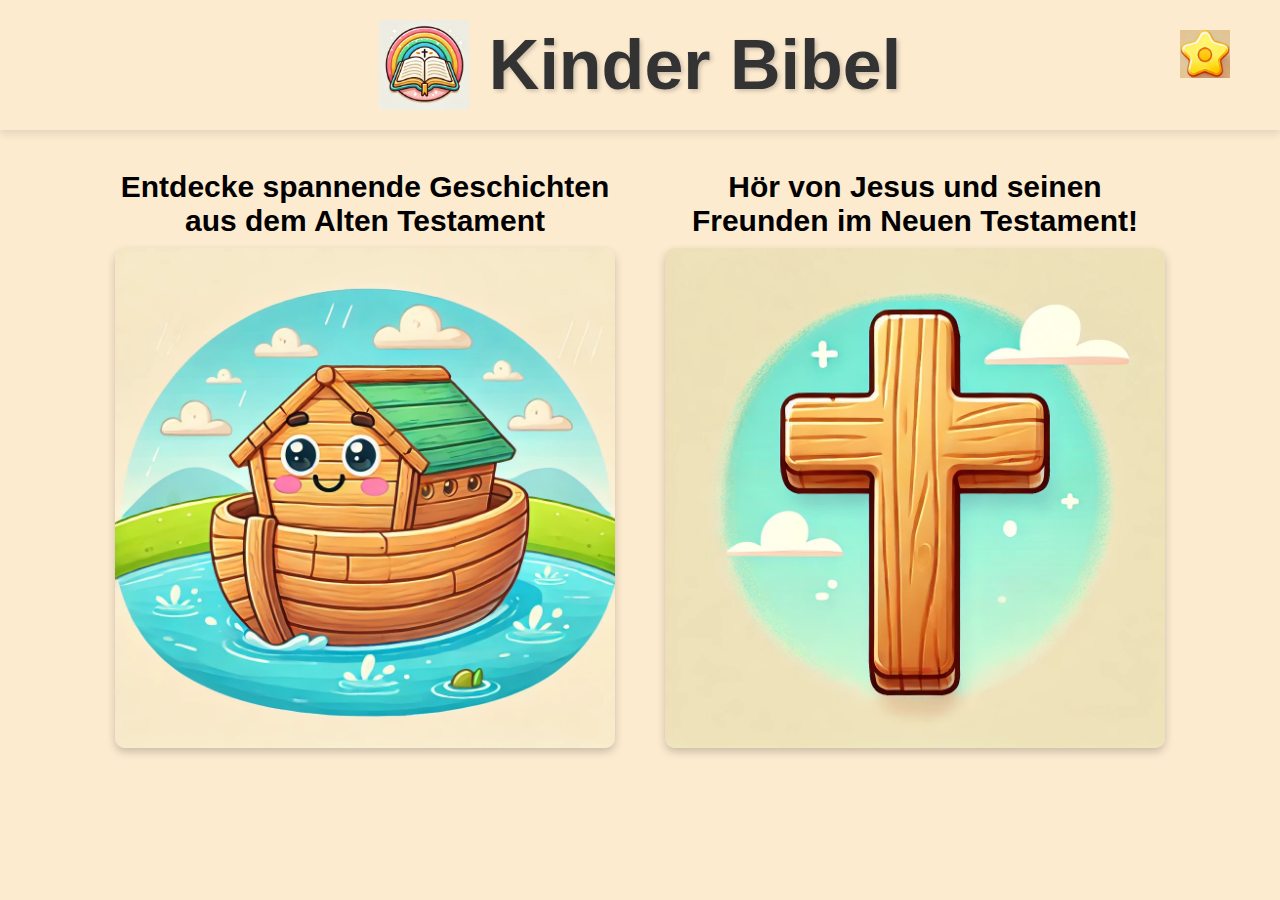
<file: index/index.html>
<!DOCTYPE html>
<html lang="de">
<head>
    <meta charset="UTF-8">
    <meta name="viewport" content="width=device-width, initial-scale=1.0">
    <title>Kinder Bibel</title>
    <link rel="stylesheet" href="index.css">
</head>
<body>

    <header class="header">
        <!-- Logo und Titel -->
        <div class="logo-title">
            <img src="../Bilder/indexlogo.webp" alt="Kinderbibel Logo" class="logo">
            <h1 class="title">Kinder Bibel</h1>
        </div>
    
        <!-- Menübereich mit Stern -->
        <div class="menu">
            <button class="menu-button">
                <img src="../Bilder/indexmenue.png" alt="Navigationsmenü">
            </button>
            <nav class="menu-dropdown">
                <ul>
                    <li><a href="../index/index.html">Startseite</a></li>
                    <li><a href="../Alt/übersicht.html">Altes Testament</a></li>
                        <li><a href="#">Neues Testament</a></li>
                    <li><a href="#">Hörbuch</a></li>
                    <li><a href="#">Über uns</a></li>
                </ul>
            </nav>
        </div>
    </header>

    <h2></h2>

    <div class="testament-container">
        <div class="testament">
            <a href="../Alt/übersicht.html" class="testament-link">
                <h3>Entdecke spannende Geschichten aus dem Alten Testament</h3>
                <img src="../Bilder/indexalt.webp" alt="Altes Testament Bild">
            </a>
        </div>
        <div class="testament">
            <a href="neues-testament.html" class="testament-link">
                <h3>Hör von Jesus und seinen Freunden im Neuen Testament!</h3>
                <img src="../Bilder/indexneu.webp" alt="Neues Testament Bild">
            </a>
        </div>
    </div>
    </body>
</html>
</file>
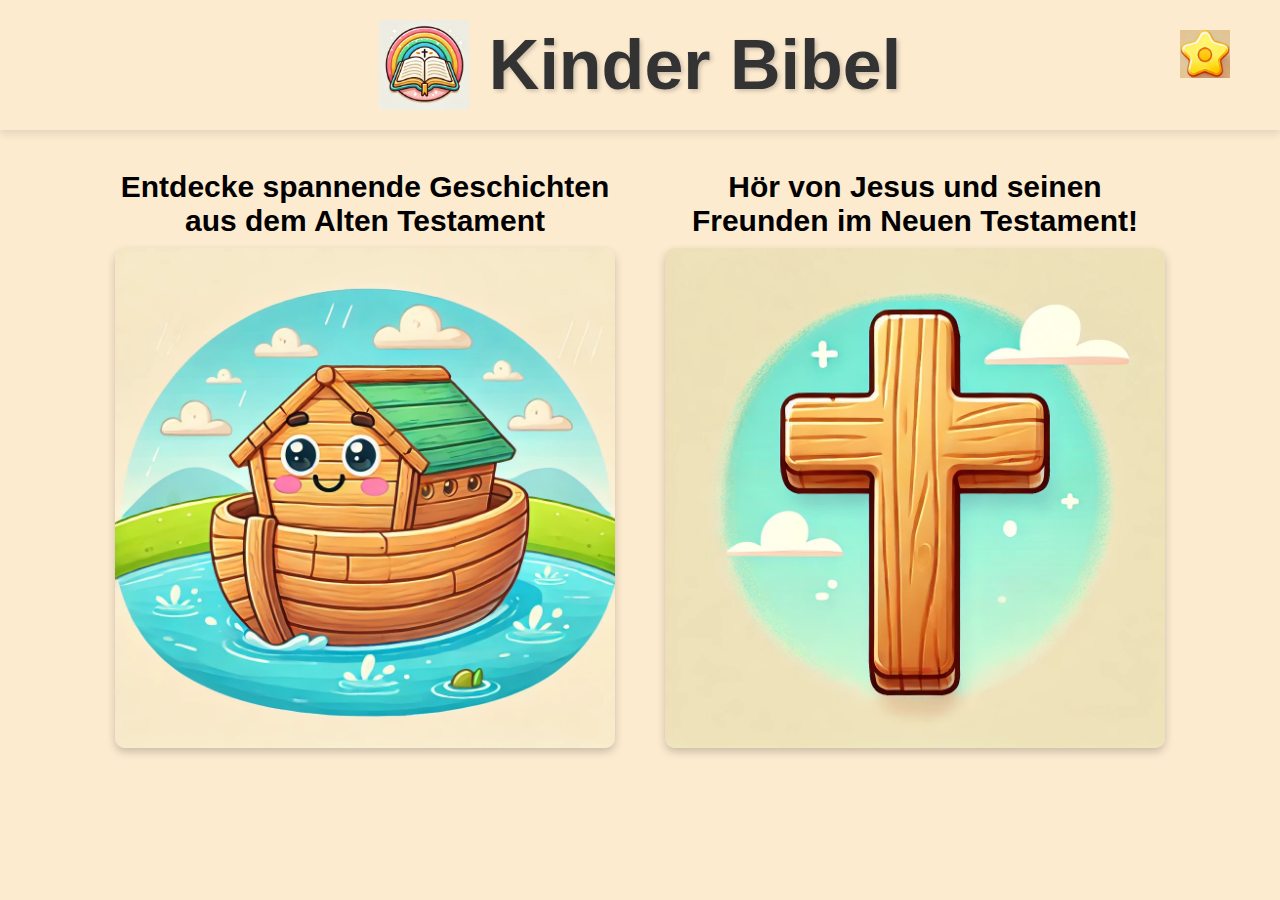
<file: start.html>
<!DOCTYPE html>
<html>
<head>
    <meta http-equiv="refresh" content="0; url=index/index.html">
    <title>Weiterleitung</title>
</head>
<body>
    Wenn du nicht automatisch weitergeleitet wirst, <a href="index/index.html">klicke hier</a>.
</body>
</html>
</file>
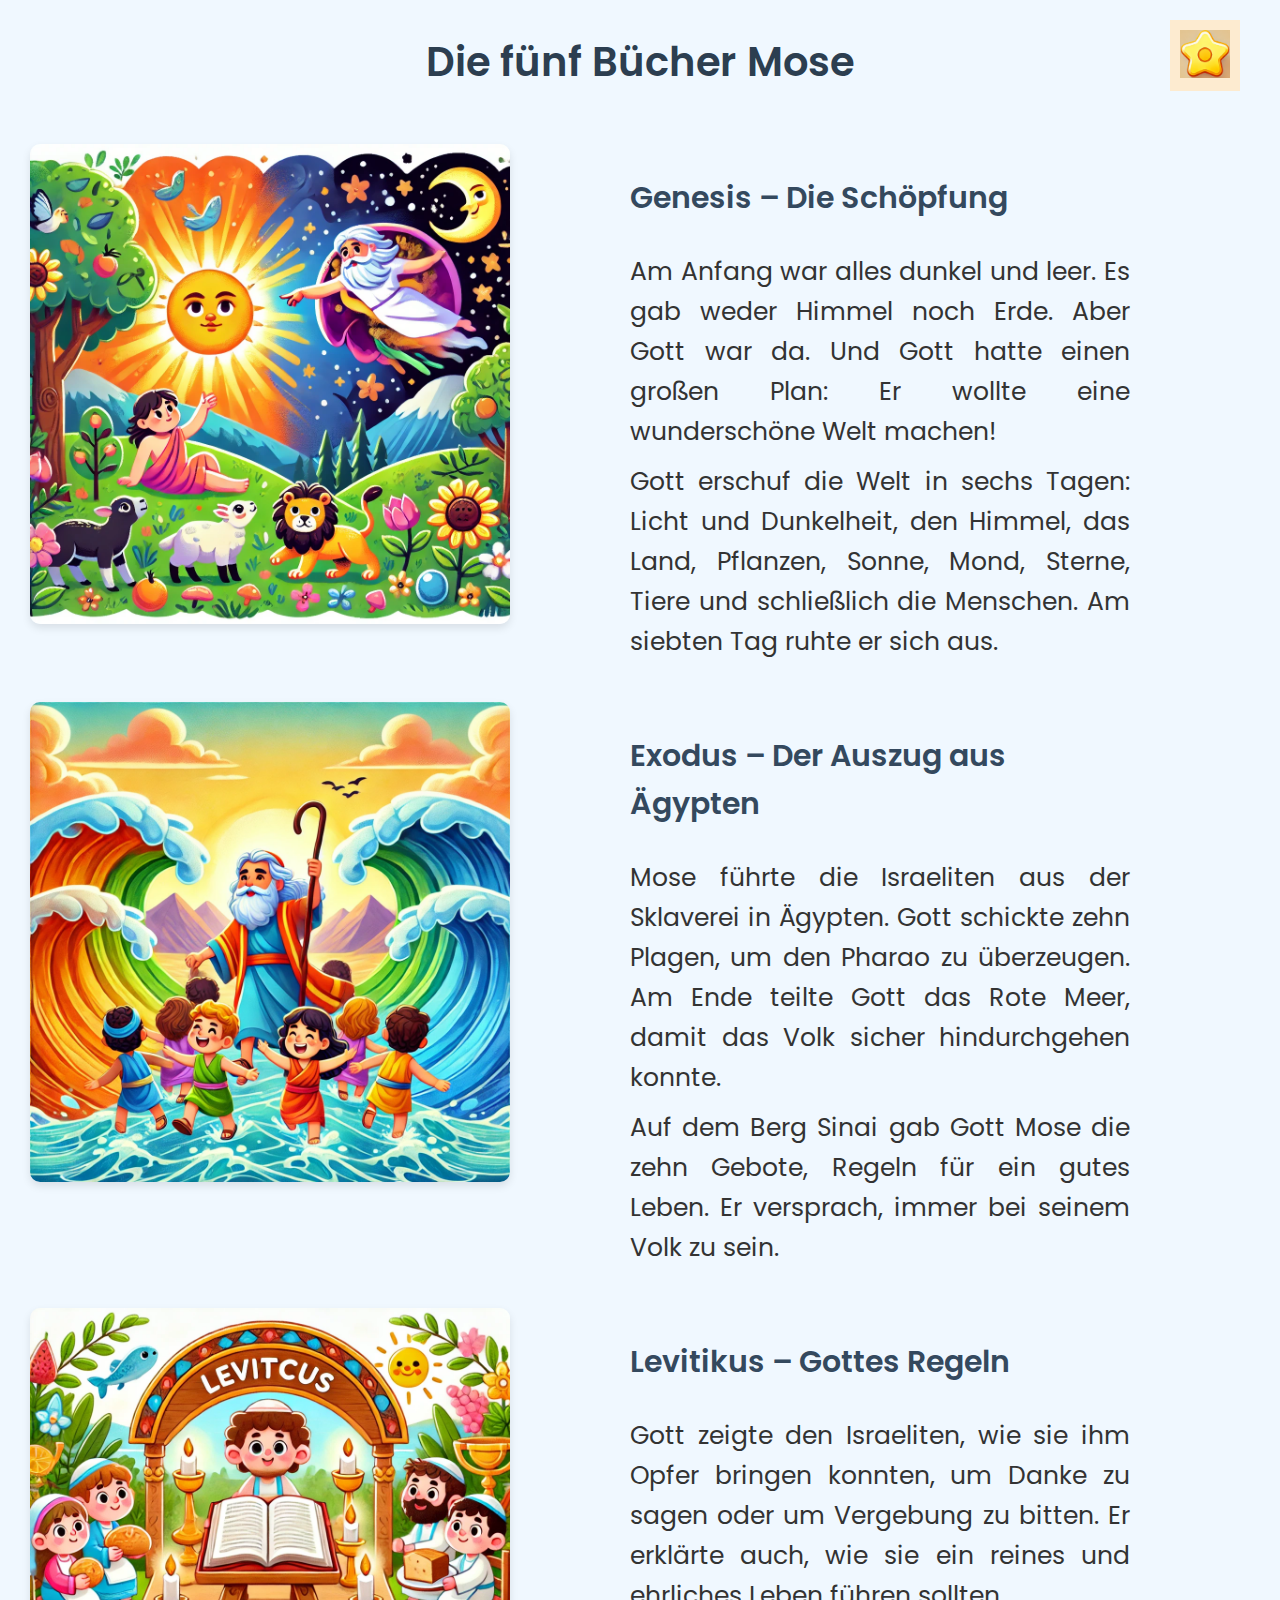
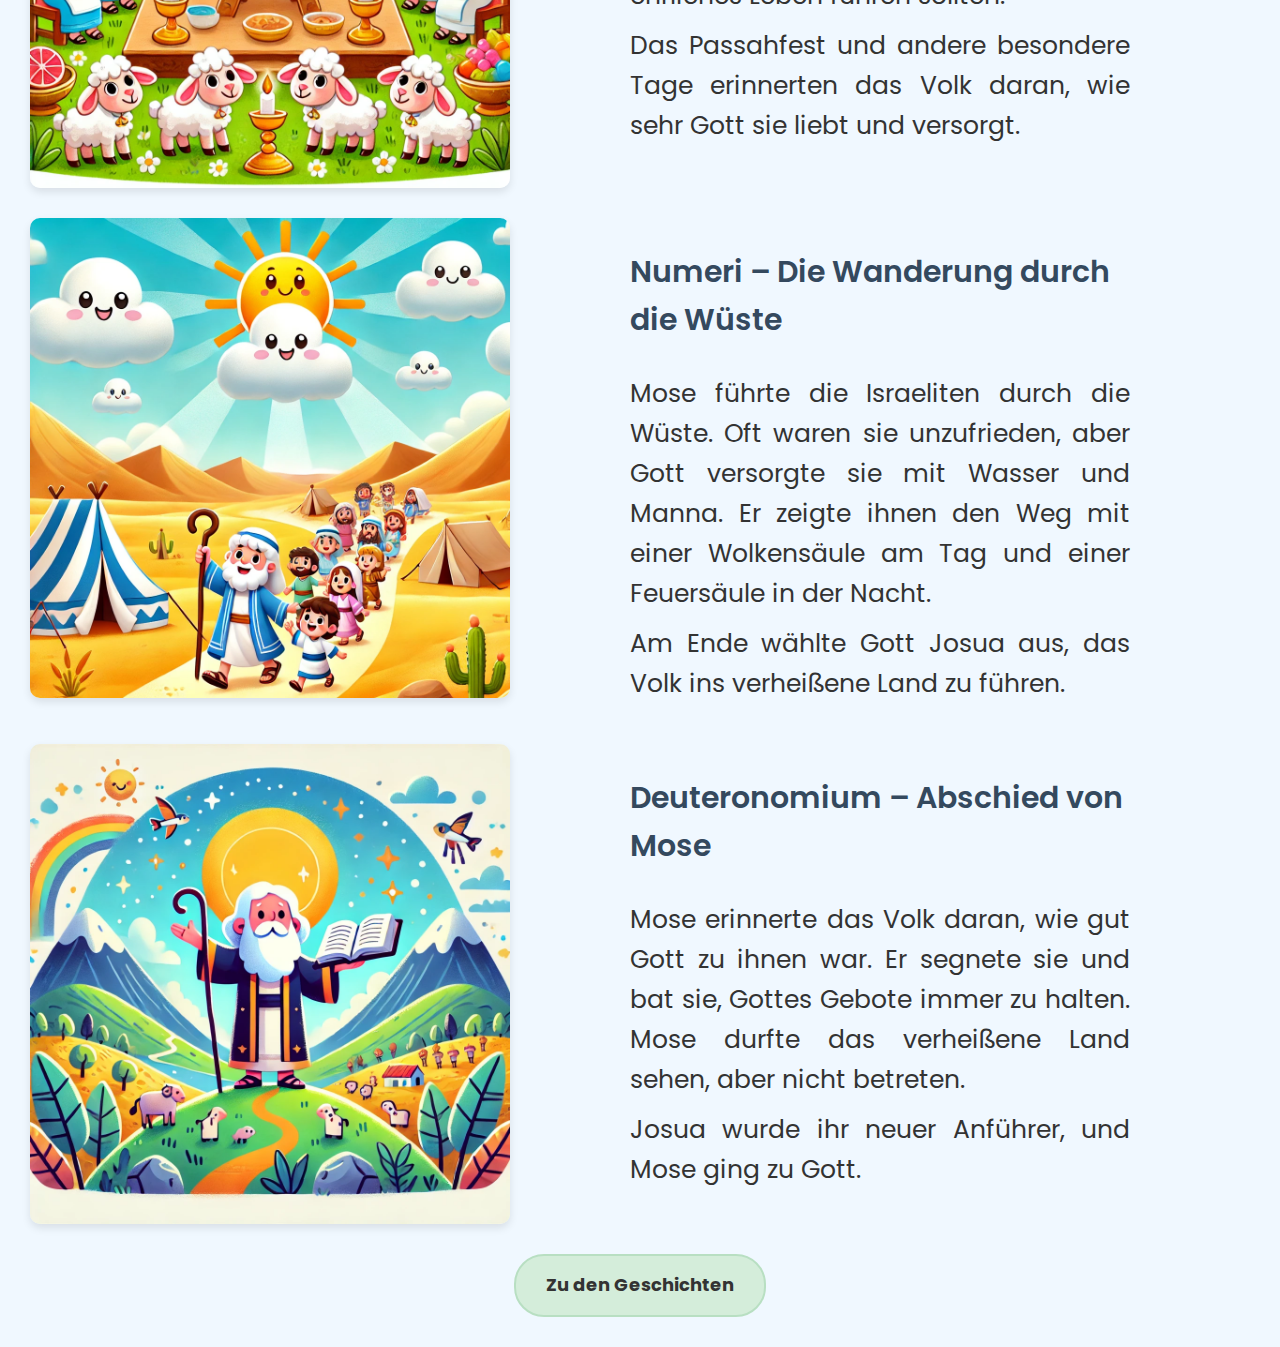
<file: Alt/alt1.html>
<!DOCTYPE html>
<html lang="de">
<head>
    <meta charset="UTF-8">
    <meta name="viewport" content="width=device-width, initial-scale=1.0">
    <title>Die fünf Bücher Mose</title>
    <link href="https://fonts.googleapis.com/css2?family=Poppins:wght@400;600&display=swap" rel="stylesheet">
    <link rel="stylesheet" href="alt.css">
</head>
<body>

    <div class="menu">
        <button class="menu-button">
            <img src="../Bilder/indexmenue.png" alt="Navigationsmenü">
        </button>
        <nav class="menu-dropdown">
            <ul>
                <li><a href="../index/index.html">Startseite</a></li>
                <li><a href="../Alt/übersicht.html">Altes Testament</a></li>
                <li><a href="#">Neues Testament</a></li>
                <li><a href="#">Hörbuch</a></li>
                <li><a href="#">Über uns</a></li>
            </ul>
        </nav>
    </div>
    
    <h1>Die fünf Bücher Mose</h1>

    <!-- Buch Genesis -->
    <div class="section">
        <img src="../Bilder/altbuch1.webp" alt="Buch Genesis">
        <div class="content">
            <h2>Genesis – Die Schöpfung</h2>
            <p>Am Anfang war alles dunkel und leer. Es gab weder Himmel noch Erde. Aber Gott war da. Und Gott hatte einen großen Plan: Er wollte eine wunderschöne Welt machen!</p>
            <p>Gott erschuf die Welt in sechs Tagen: Licht und Dunkelheit, den Himmel, das Land, Pflanzen, Sonne, Mond, Sterne, Tiere und schließlich die Menschen. Am siebten Tag ruhte er sich aus.</p>
        </div>
    </div>

    <!-- Buch Exodus -->
    <div class="section">
        <img src="../Bilder/altbuvh2.webp" alt="Buch Exodus">
        <div class="content">
            <h2>Exodus – Der Auszug aus Ägypten</h2>
            <p>Mose führte die Israeliten aus der Sklaverei in Ägypten. Gott schickte zehn Plagen, um den Pharao zu überzeugen. Am Ende teilte Gott das Rote Meer, damit das Volk sicher hindurchgehen konnte.</p>
            <p>Auf dem Berg Sinai gab Gott Mose die zehn Gebote, Regeln für ein gutes Leben. Er versprach, immer bei seinem Volk zu sein.</p>
        </div>
    </div>

    <!-- Buch Levitikus -->
    <div class="section">
        <img src="../Bilder/altbuch3.webp" alt="Buch Levitikus">
        <div class="content">
            <h2>Levitikus – Gottes Regeln</h2>
            <p>Gott zeigte den Israeliten, wie sie ihm Opfer bringen konnten, um Danke zu sagen oder um Vergebung zu bitten. Er erklärte auch, wie sie ein reines und ehrliches Leben führen sollten.</p>
            <p>Das Passahfest und andere besondere Tage erinnerten das Volk daran, wie sehr Gott sie liebt und versorgt.</p>
        </div>
    </div>

    <!-- Buch Numeri -->
    <div class="section">
        <img src="../Bilder/altbuch4.webp" alt="Buch Numeri">
        <div class="content">
            <h2>Numeri – Die Wanderung durch die Wüste</h2>
            <p>Mose führte die Israeliten durch die Wüste. Oft waren sie unzufrieden, aber Gott versorgte sie mit Wasser und Manna. Er zeigte ihnen den Weg mit einer Wolkensäule am Tag und einer Feuersäule in der Nacht.</p>
            <p>Am Ende wählte Gott Josua aus, das Volk ins verheißene Land zu führen.</p>
        </div>
    </div>

    <!-- Buch Deuteronomium -->
    <div class="section">
        <img src="../Bilder/altbuch5.webp" alt="Buch Deuteronomium">
        <div class="content">
            <h2>Deuteronomium – Abschied von Mose</h2>
            <p>Mose erinnerte das Volk daran, wie gut Gott zu ihnen war. Er segnete sie und bat sie, Gottes Gebote immer zu halten. Mose durfte das verheißene Land sehen, aber nicht betreten.</p>
            <p>Josua wurde ihr neuer Anführer, und Mose ging zu Gott.</p>
        </div>
    </div>

    <div class="rahmen-link">
        <a href="übersicht.html" class="link-zu-geschichten">Zu den Geschichten</a>
    </div>

</body>
</html>
</file>
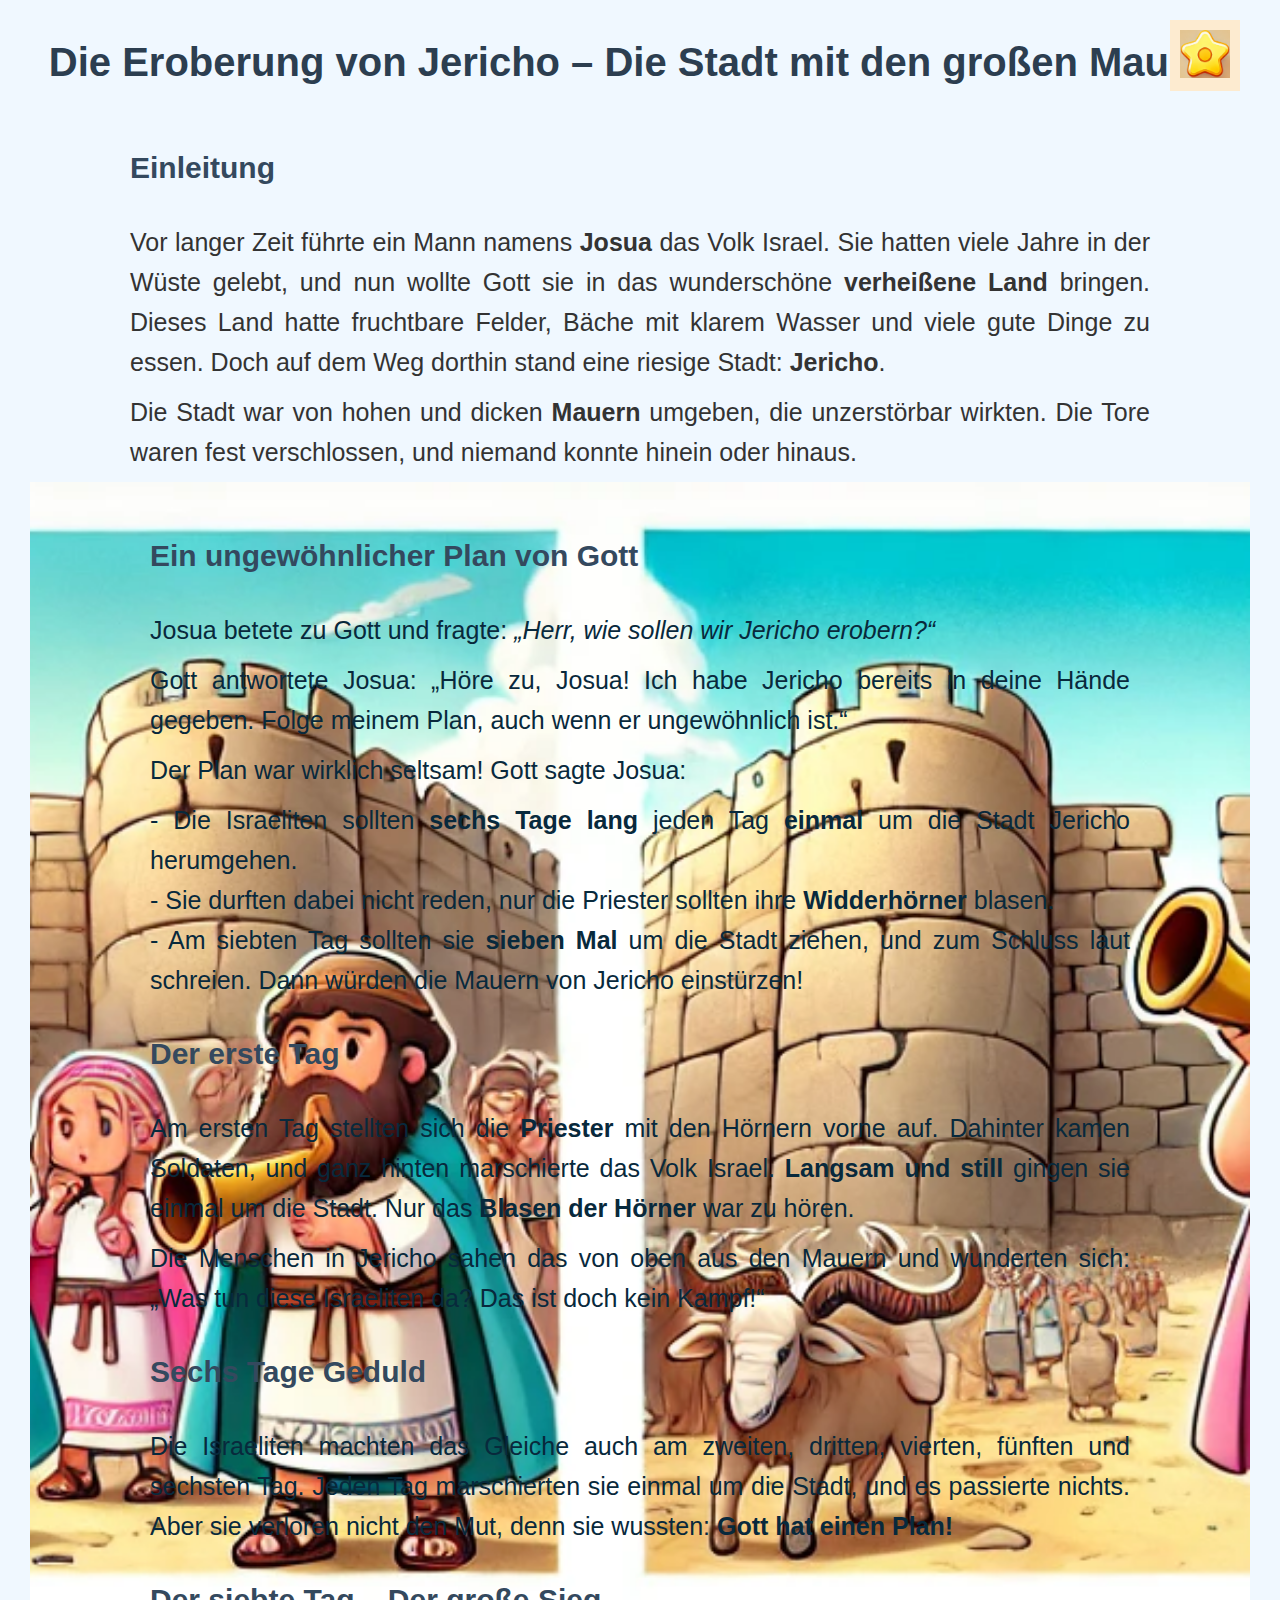
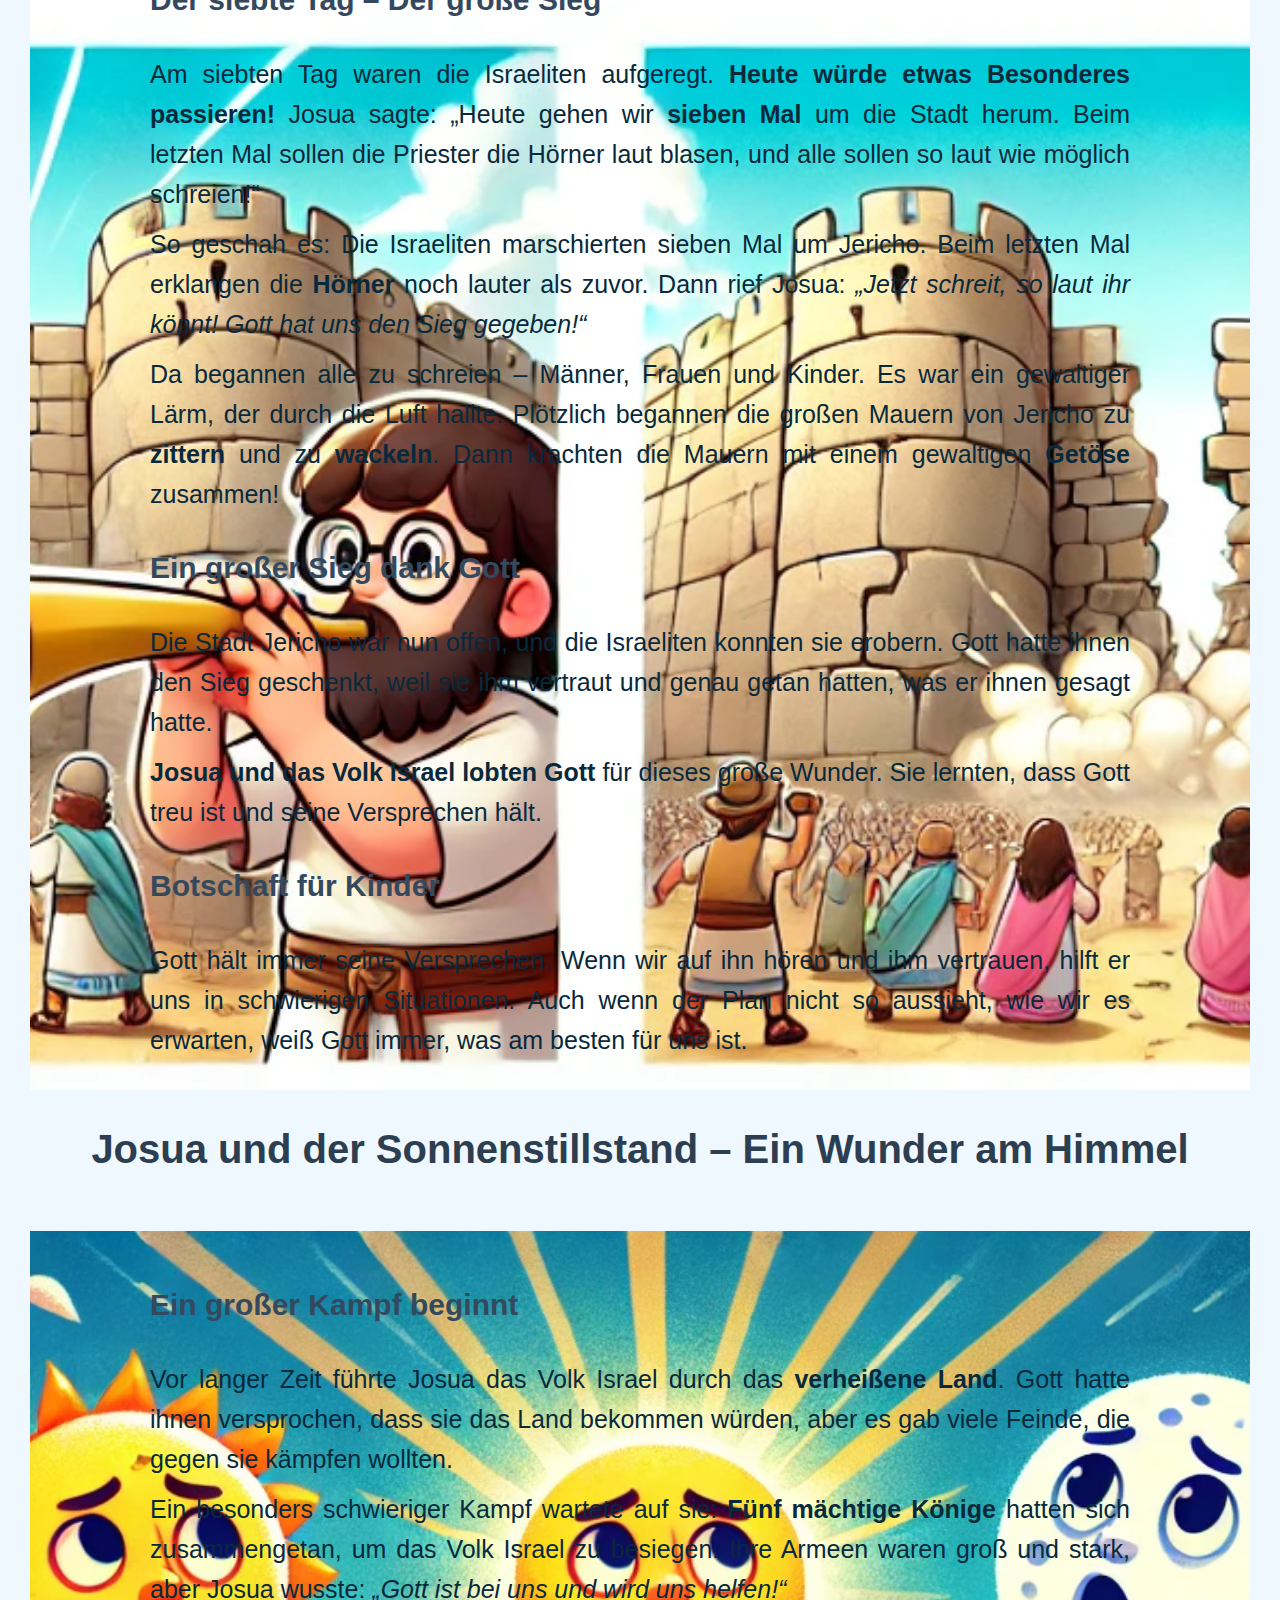
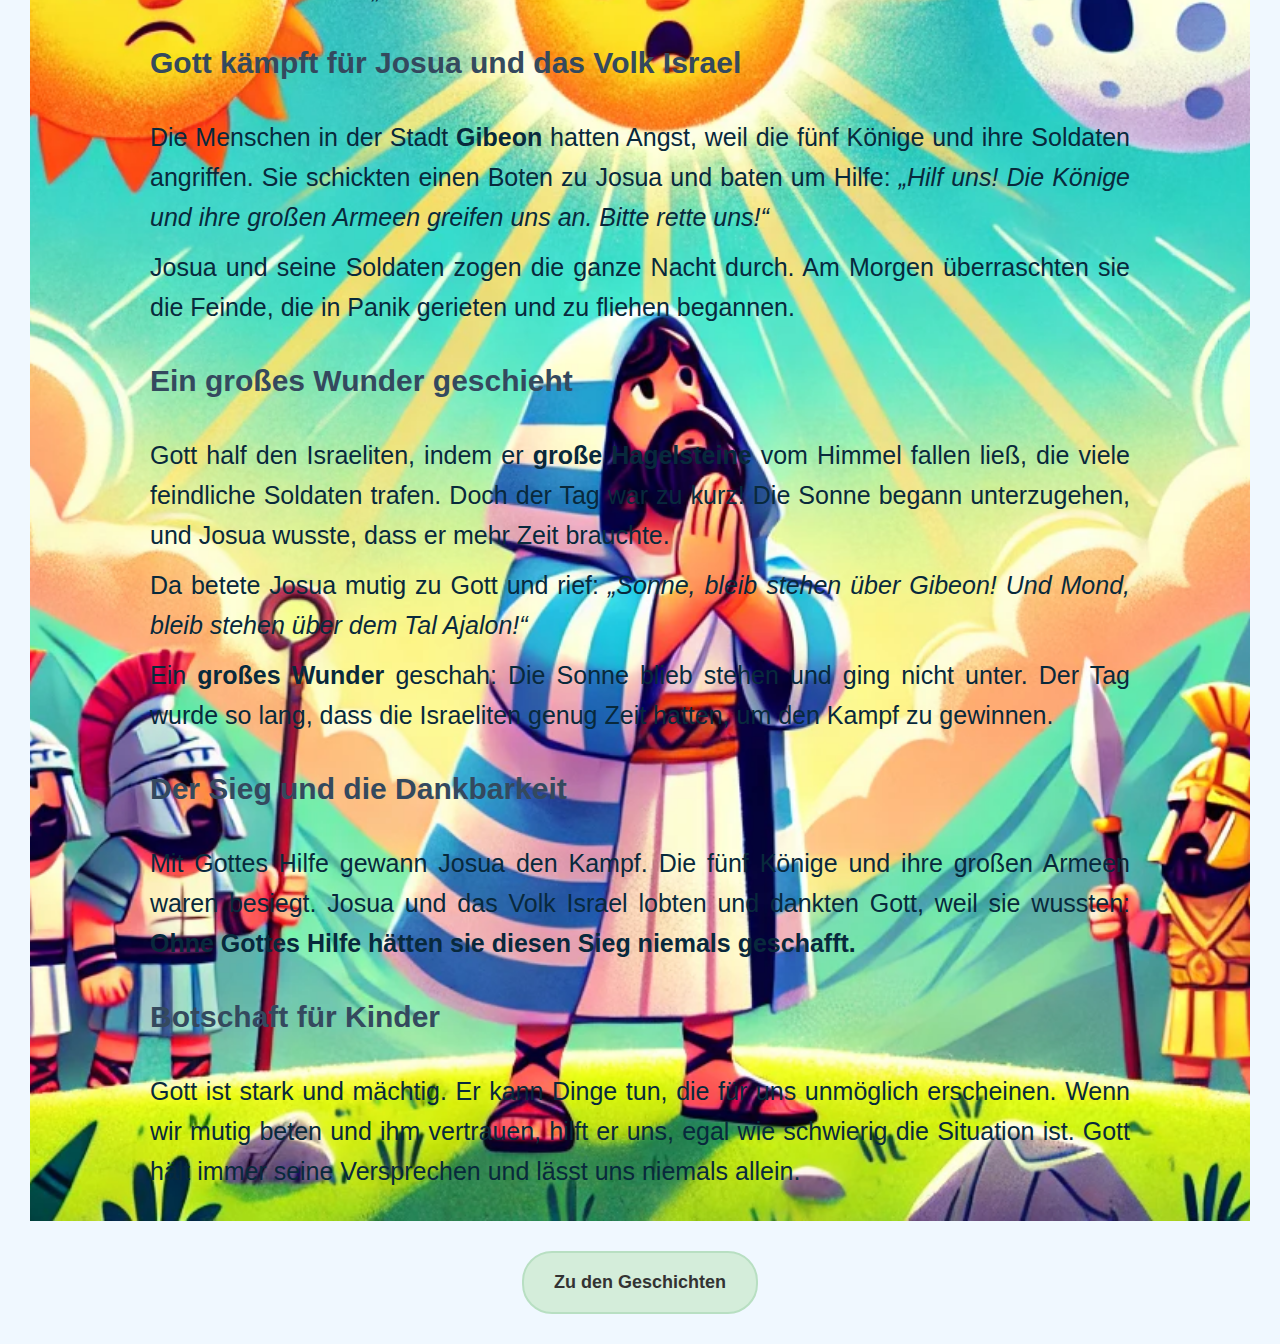
<file: Alt/alt2.html>
<!DOCTYPE html>
<html lang="de">
<head>
    <meta charset="UTF-8">
    <meta name="viewport" content="width=device-width, initial-scale=1.0">
    <title>Die Eroberungcon Jericho</title>
    <link rel="stylesheet" href="alt.css">
</head>
<body>
    
    <div class="menu">
        <button class="menu-button">
            <img src="../Bilder/indexmenue.png" alt="Navigationsmenü">
        </button>
        <nav class="menu-dropdown">
            <ul>
                <li><a href="../index/index.html">Startseite</a></li>
                <li><a href="../Alt/übersicht.html">Altes Testament</a></li>
                <li><a href="#">Neues Testament</a></li>
                <li><a href="#">Hörbuch</a></li>
                <li><a href="#">Über uns</a></li>
            </ul>
        </nav>
    </div>

    <h1>Die Eroberung von Jericho – Die Stadt mit den großen Mauern</h1>
    
    <h2>Einleitung</h2>
    <p>Vor langer Zeit führte ein Mann namens <strong>Josua</strong> das Volk Israel. Sie hatten viele Jahre in der Wüste gelebt, und nun wollte Gott sie in das wunderschöne <strong>verheißene Land</strong> bringen. Dieses Land hatte fruchtbare Felder, Bäche mit klarem Wasser und viele gute Dinge zu essen. Doch auf dem Weg dorthin stand eine riesige Stadt: <strong>Jericho</strong>.</p>
    <p>Die Stadt war von hohen und dicken <strong>Mauern</strong> umgeben, die unzerstörbar wirkten. Die Tore waren fest verschlossen, und niemand konnte hinein oder hinaus.</p>


        
  

    <div class="text-mit-bild">
        <h2>Ein ungewöhnlicher Plan von Gott</h2>
        <p>Josua betete zu Gott und fragte: <em>„Herr, wie sollen wir Jericho erobern?“</em></p>
        <p>Gott antwortete Josua: „Höre zu, Josua! Ich habe Jericho bereits in deine Hände gegeben. Folge meinem Plan, auch wenn er ungewöhnlich ist.“</p>
        <p>Der Plan war wirklich seltsam! Gott sagte Josua:</p>
        <p>- Die Israeliten sollten <strong>sechs Tage lang</strong> jeden Tag <strong>einmal</strong> um die Stadt Jericho herumgehen.<br>
        - Sie durften dabei nicht reden, nur die Priester sollten ihre <strong>Widderhörner</strong> blasen.<br>
        - Am siebten Tag sollten sie <strong>sieben Mal</strong> um die Stadt ziehen, und zum Schluss laut schreien. Dann würden die Mauern von Jericho einstürzen!</p>
        <h2>Der erste Tag</h2>
        <p>Am ersten Tag stellten sich die <strong>Priester</strong> mit den Hörnern vorne auf. Dahinter kamen Soldaten, und ganz hinten marschierte das Volk Israel. <strong>Langsam und still</strong> gingen sie einmal um die Stadt. Nur das <strong>Blasen der Hörner</strong> war zu hören.</p>
        <p>Die Menschen in Jericho sahen das von oben aus den Mauern und wunderten sich: „Was tun diese Israeliten da? Das ist doch kein Kampf!“</p>
        <h2>Sechs Tage Geduld</h2>
        <p>Die Israeliten machten das Gleiche auch am zweiten, dritten, vierten, fünften und sechsten Tag. Jeden Tag marschierten sie einmal um die Stadt, und es passierte nichts. Aber sie verloren nicht den Mut, denn sie wussten: <strong>Gott hat einen Plan!</strong></p>
        <h2>Der siebte Tag – Der große Sieg</h2>
        <p>Am siebten Tag waren die Israeliten aufgeregt. <strong>Heute würde etwas Besonderes passieren!</strong> Josua sagte: „Heute gehen wir <strong>sieben Mal</strong> um die Stadt herum. Beim letzten Mal sollen die Priester die Hörner laut blasen, und alle sollen so laut wie möglich schreien!“</p>
        <p>So geschah es: Die Israeliten marschierten sieben Mal um Jericho. Beim letzten Mal erklangen die <strong>Hörner</strong> noch lauter als zuvor. Dann rief Josua: <em>„Jetzt schreit, so laut ihr könnt! Gott hat uns den Sieg gegeben!“</em></p>
        <p>Da begannen alle zu schreien – Männer, Frauen und Kinder. Es war ein gewaltiger Lärm, der durch die Luft hallte. Plötzlich begannen die großen Mauern von Jericho zu <strong>zittern</strong> und zu <strong>wackeln</strong>. Dann krachten die Mauern mit einem gewaltigen <strong>Getöse</strong> zusammen!</p>
        <h2>Ein großer Sieg dank Gott</h2>
        <p>Die Stadt Jericho war nun offen, und die Israeliten konnten sie erobern. Gott hatte ihnen den Sieg geschenkt, weil sie ihm vertraut und genau getan hatten, was er ihnen gesagt hatte.</p>
        <p><strong>Josua und das Volk Israel lobten Gott</strong> für dieses große Wunder. Sie lernten, dass Gott treu ist und seine Versprechen hält.</p>
        <h2>Botschaft für Kinder</h2>
        <p>Gott hält immer seine Versprechen. Wenn wir auf ihn hören und ihm vertrauen, hilft er uns in schwierigen Situationen. Auch wenn der Plan nicht so aussieht, wie wir es erwarten, weiß Gott immer, was am besten für uns ist.</p>
    </div>
                


    <h1>Josua und der Sonnenstillstand – Ein Wunder am Himmel</h1>
    
    <div class="text-mit-bild2">
        <h2>Ein großer Kampf beginnt</h2>
        <p>Vor langer Zeit führte Josua das Volk Israel durch das <strong>verheißene Land</strong>. Gott hatte ihnen versprochen, dass sie das Land bekommen würden, aber es gab viele Feinde, die gegen sie kämpfen wollten.</p>
        <p>Ein besonders schwieriger Kampf wartete auf sie: <strong>Fünf mächtige Könige</strong> hatten sich zusammengetan, um das Volk Israel zu besiegen. Ihre Armeen waren groß und stark, aber Josua wusste: <em>„Gott ist bei uns und wird uns helfen!“</em></p>
        
        <h2>Gott kämpft für Josua und das Volk Israel</h2>
        <p>Die Menschen in der Stadt <strong>Gibeon</strong> hatten Angst, weil die fünf Könige und ihre Soldaten angriffen. Sie schickten einen Boten zu Josua und baten um Hilfe: <em>„Hilf uns! Die Könige und ihre großen Armeen greifen uns an. Bitte rette uns!“</em></p>
        <p>Josua und seine Soldaten zogen die ganze Nacht durch. Am Morgen überraschten sie die Feinde, die in Panik gerieten und zu fliehen begannen.</p>

        <h2>Ein großes Wunder geschieht</h2>
        <p>Gott half den Israeliten, indem er <strong>große Hagelsteine</strong> vom Himmel fallen ließ, die viele feindliche Soldaten trafen. Doch der Tag war zu kurz! Die Sonne begann unterzugehen, und Josua wusste, dass er mehr Zeit brauchte.</p>
        <p>Da betete Josua mutig zu Gott und rief: <em>„Sonne, bleib stehen über Gibeon! Und Mond, bleib stehen über dem Tal Ajalon!“</em></p>
        <p>Ein <strong>großes Wunder</strong> geschah: Die Sonne blieb stehen und ging nicht unter. Der Tag wurde so lang, dass die Israeliten genug Zeit hatten, um den Kampf zu gewinnen.</p>

        <h2>Der Sieg und die Dankbarkeit</h2>
        <p>Mit Gottes Hilfe gewann Josua den Kampf. Die fünf Könige und ihre großen Armeen waren besiegt. Josua und das Volk Israel lobten und dankten Gott, weil sie wussten: <strong>Ohne Gottes Hilfe hätten sie diesen Sieg niemals geschafft.</strong></p>

        <h2>Botschaft für Kinder</h2>
        <p>Gott ist stark und mächtig. Er kann Dinge tun, die für uns unmöglich erscheinen. Wenn wir mutig beten und ihm vertrauen, hilft er uns, egal wie schwierig die Situation ist. Gott hält immer seine Versprechen und lässt uns niemals allein.</p>

    </div>

    <div class="rahmen-link">
        <a href="übersicht.html" class="link-zu-geschichten">Zu den Geschichten</a>
    </div>

</body>
</html>
</file>
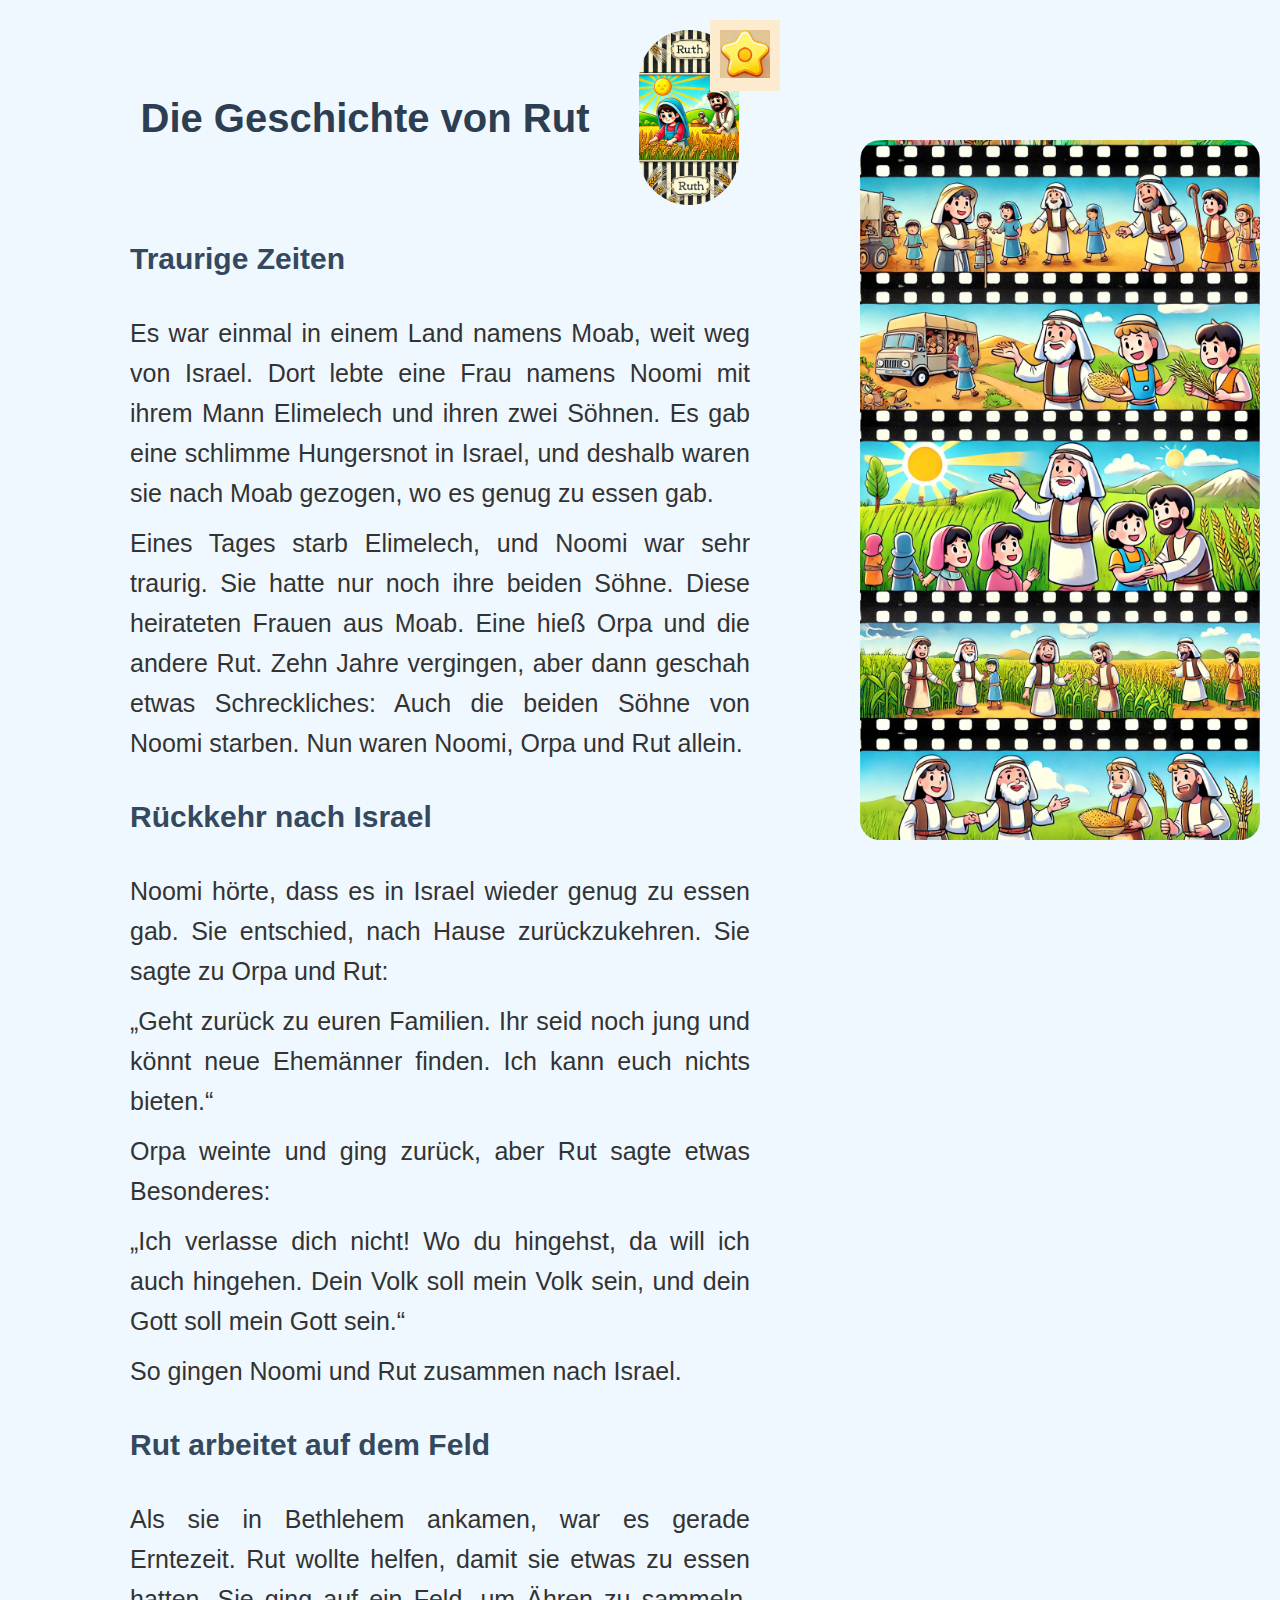
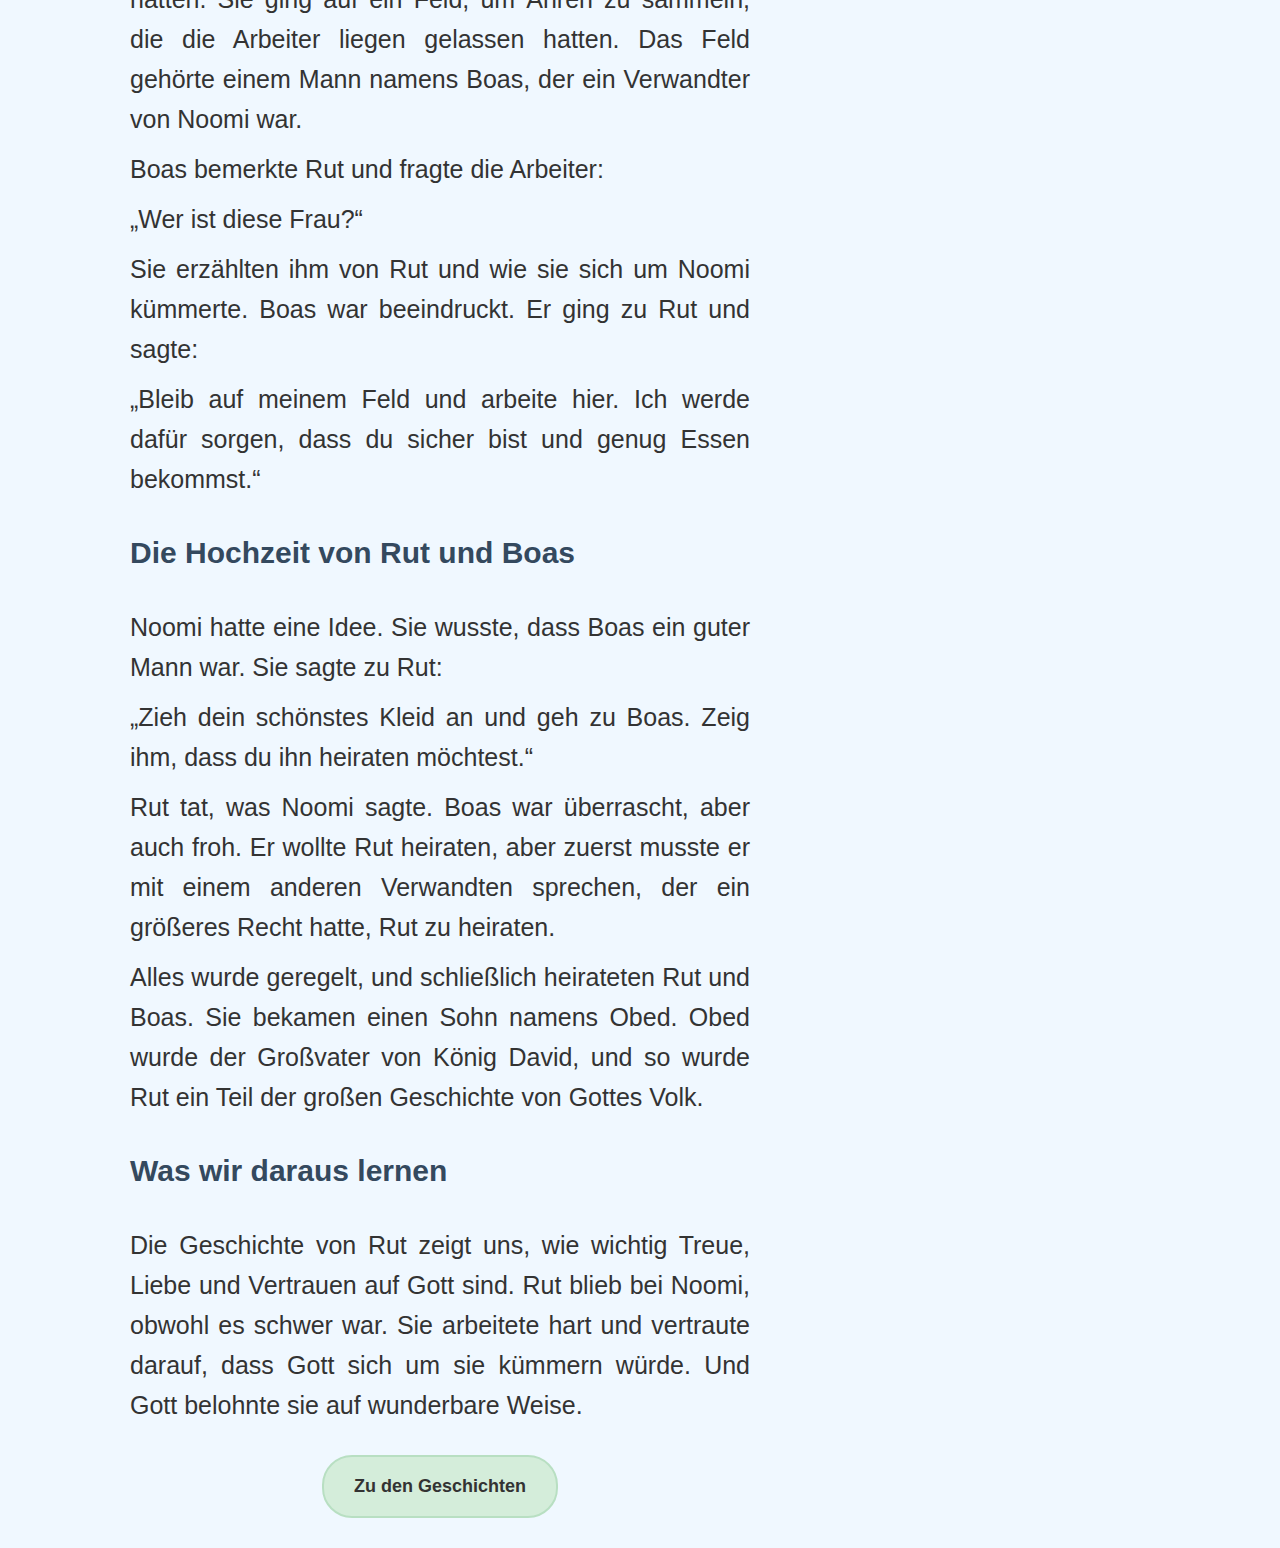
<file: Alt/alt3.html>
<!DOCTYPE html>
<html lang="de">
<head>
    <meta charset="UTF-8">
    <meta name="viewport" content="width=device-width, initial-scale=1.0">
    <title>Das Buch Rut</title>
    <link rel="stylesheet" href="alt.css">
</head>
<body class="alt3class">

    <div class="menu menu-custom">
        <button class="menu-button">
            <img src="../Bilder/indexmenue.png" alt="Navigationsmenü">
        </button>
        <nav class="menu-dropdown">
            <ul>
                <li><a href="../index/index.html">Startseite</a></li>
                <li><a href="../Alt/übersicht.html">Altes Testament</a></li>
                <li><a href="#">Neues Testament</a></li>
                <li><a href="#">Hörbuch</a></li>
                <li><a href="#">Über uns</a></li>
            </ul>
        </nav>
    </div>
     
    <img class="fixed-image" src="../Bilder/alt3rutebildreihe.webp" alt="">

    <div class="rutueberschrift">
        <h1>Die Geschichte von Rut</h1>
        <img src="../Bilder/alt3rut.webp" alt="">
    </div>

        <h2>Traurige Zeiten</h2>
    <p>
        Es war einmal in einem Land namens Moab, weit weg von Israel. Dort lebte eine Frau namens Noomi mit ihrem Mann Elimelech und ihren zwei Söhnen. Es gab eine schlimme Hungersnot in Israel, und deshalb waren sie nach Moab gezogen, wo es genug zu essen gab.
    </p>
    <p>
        Eines Tages starb Elimelech, und Noomi war sehr traurig. Sie hatte nur noch ihre beiden Söhne. Diese heirateten Frauen aus Moab. Eine hieß Orpa und die andere Rut. Zehn Jahre vergingen, aber dann geschah etwas Schreckliches: Auch die beiden Söhne von Noomi starben. Nun waren Noomi, Orpa und Rut allein.
    </p>

    <h2>Rückkehr nach Israel</h2>
    <p>
        Noomi hörte, dass es in Israel wieder genug zu essen gab. Sie entschied, nach Hause zurückzukehren. Sie sagte zu Orpa und Rut:
    </p>
        <p>„Geht zurück zu euren Familien. Ihr seid noch jung und könnt neue Ehemänner finden. Ich kann euch nichts bieten.“</p>
    <p>
        Orpa weinte und ging zurück, aber Rut sagte etwas Besonderes:
    </p>
        <p>„Ich verlasse dich nicht! Wo du hingehst, da will ich auch hingehen. Dein Volk soll mein Volk sein, und dein Gott soll mein Gott sein.“</p>
    <p>So gingen Noomi und Rut zusammen nach Israel.</p>

    <h2>Rut arbeitet auf dem Feld</h2>
    <p>
        Als sie in Bethlehem ankamen, war es gerade Erntezeit. Rut wollte helfen, damit sie etwas zu essen hatten. Sie ging auf ein Feld, um Ähren zu sammeln, die die Arbeiter liegen gelassen hatten. Das Feld gehörte einem Mann namens Boas, der ein Verwandter von Noomi war.
    </p>
    <p>
        Boas bemerkte Rut und fragte die Arbeiter:
    </p>
        <p>„Wer ist diese Frau?“</p>
    <p>
        Sie erzählten ihm von Rut und wie sie sich um Noomi kümmerte. Boas war beeindruckt. Er ging zu Rut und sagte:
    </p>
       <p>„Bleib auf meinem Feld und arbeite hier. Ich werde dafür sorgen, dass du sicher bist und genug Essen bekommst.“</p>

    <h2>Die Hochzeit von Rut und Boas</h2>
    <p>Noomi hatte eine Idee. Sie wusste, dass Boas ein guter Mann war. Sie sagte zu Rut:</p>
    <p>„Zieh dein schönstes Kleid an und geh zu Boas. Zeig ihm, dass du ihn heiraten möchtest.“</p>
    <p>Rut tat, was Noomi sagte. Boas war überrascht, aber auch froh. Er wollte Rut heiraten, aber zuerst musste er mit einem anderen Verwandten sprechen, der ein größeres Recht hatte, Rut zu heiraten.
    </p>
    <p>Alles wurde geregelt, und schließlich heirateten Rut und Boas. Sie bekamen einen Sohn namens Obed. Obed wurde der Großvater von König David, und so wurde Rut ein Teil der großen Geschichte von Gottes Volk.
    </p>

    <h2>Was wir daraus lernen</h2>
    <p>Die Geschichte von Rut zeigt uns, wie wichtig Treue, Liebe und Vertrauen auf Gott sind. Rut blieb bei Noomi, obwohl es schwer war. Sie arbeitete hart und vertraute darauf, dass Gott sich um sie kümmern würde. Und Gott belohnte sie auf wunderbare Weise.
    </p>

    <div class="rahmen-link">
        <a href="übersicht.html" class="link-zu-geschichten">Zu den Geschichten</a>
    </div>

</body>
</html>
</file>
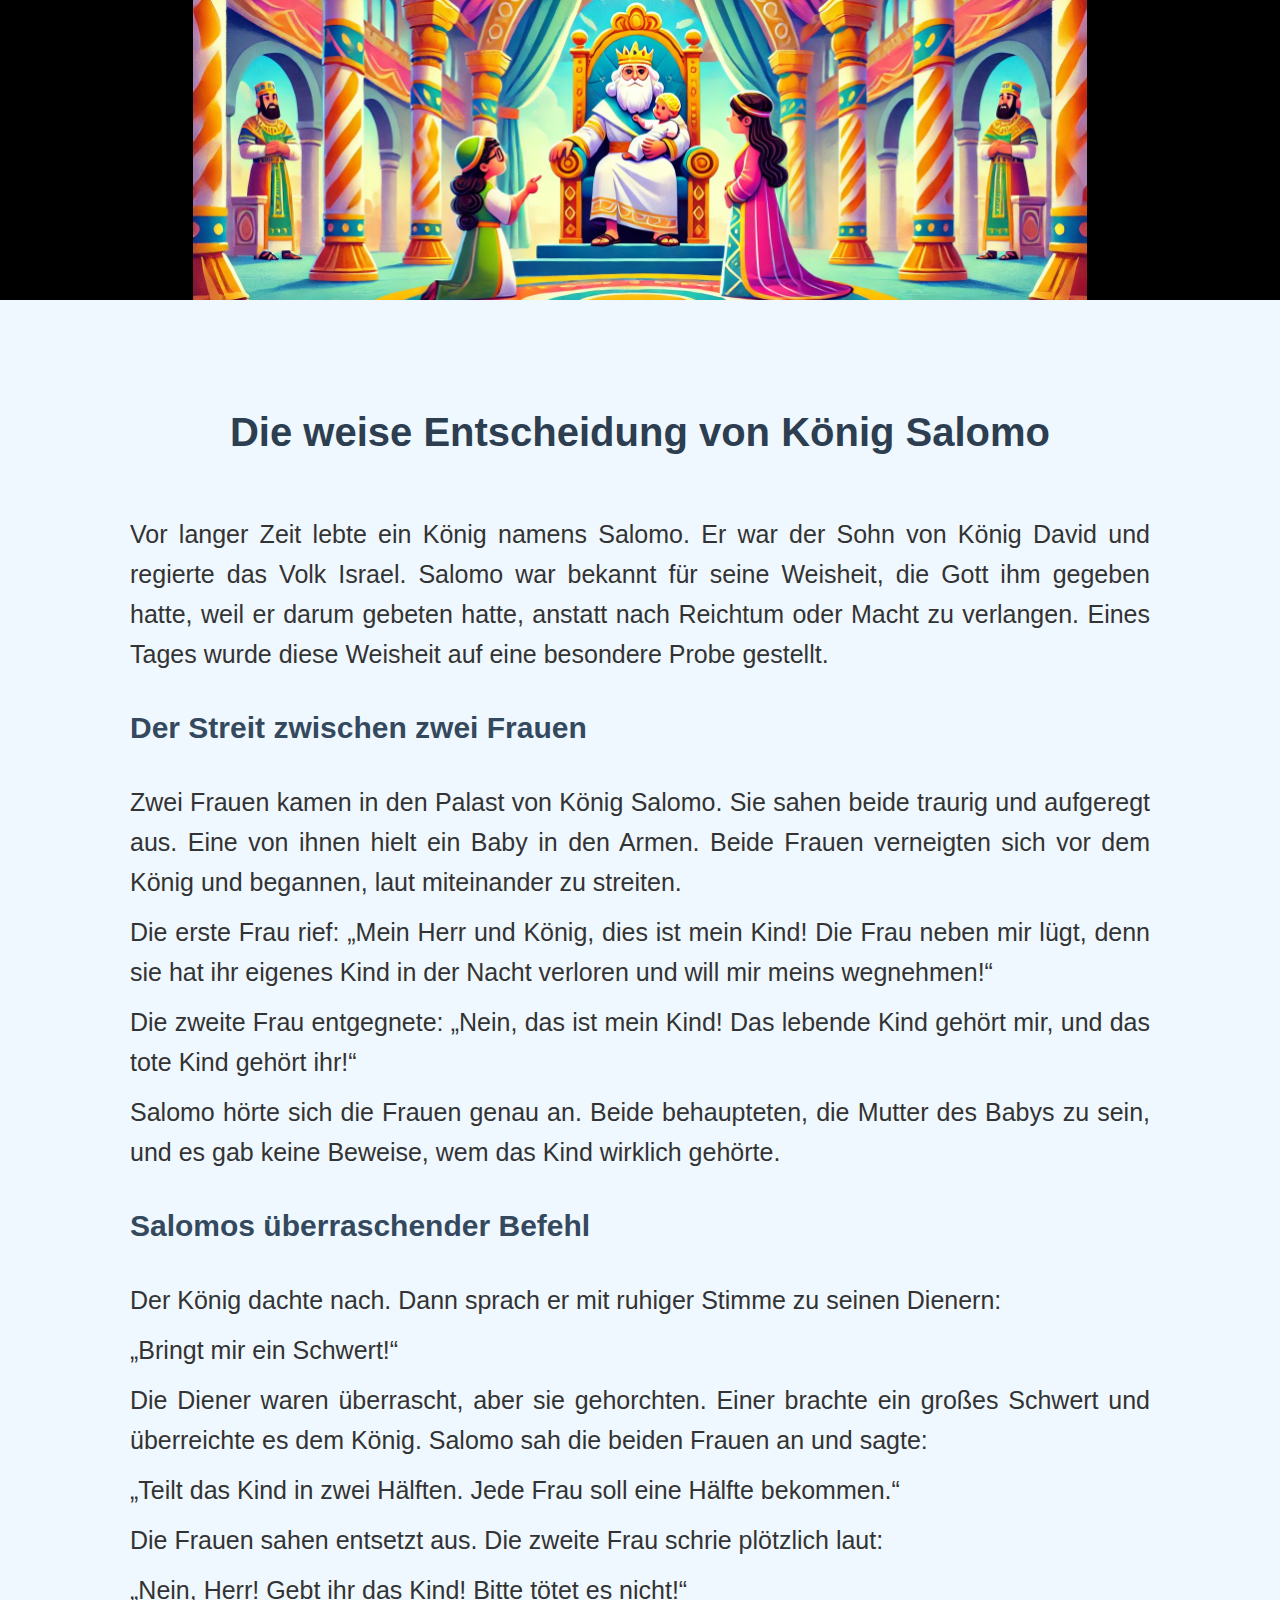
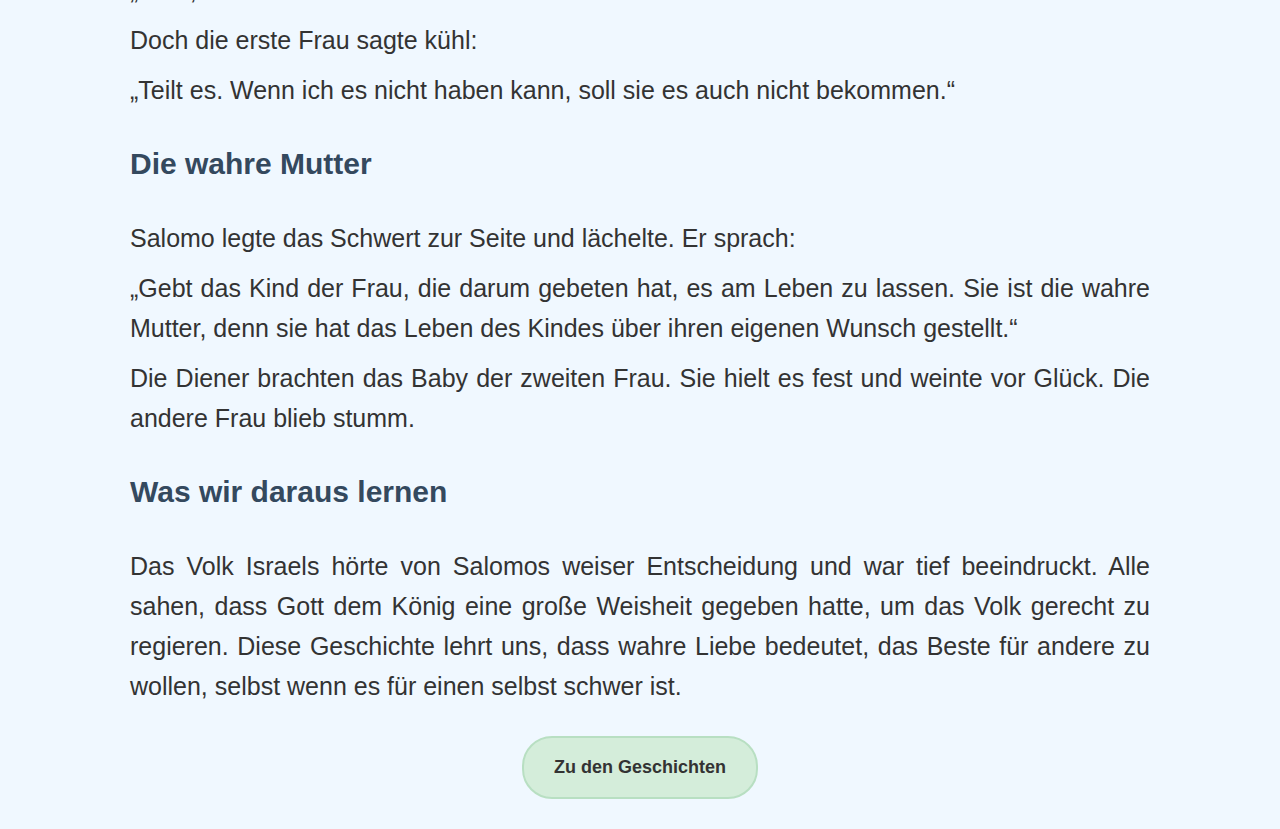
<file: Alt/alt4.html>
<!DOCTYPE html>
<html lang="de">
<head>
    <meta charset="UTF-8">
    <meta name="viewport" content="width=device-width, initial-scale=1.0">
    <title>Die Könige</title>
    <link rel="stylesheet" href="alt.css">
</head>
<body class="alt4class">

    <div class="image-slider">
        <img src="../Bilder/al4wechsel1.png" alt="Bild 1" class="slider-image active">
        <img src="../Bilder/alt4wechsel2.png" alt="Bild 2" class="slider-image">
        <img src="../Bilder/alt4wechsel3.png" alt="Bild 3" class="slider-image">
    </div>

    <h1>Die weise Entscheidung von König Salomo</h1>
    <p>
        Vor langer Zeit lebte ein König namens Salomo. Er war der Sohn von König David und regierte das Volk Israel. Salomo war bekannt für seine Weisheit, die Gott ihm gegeben hatte, weil er darum gebeten hatte, anstatt nach Reichtum oder Macht zu verlangen. Eines Tages wurde diese Weisheit auf eine besondere Probe gestellt.
    </p>

    <h2>Der Streit zwischen zwei Frauen</h2>
    <p>
        Zwei Frauen kamen in den Palast von König Salomo. Sie sahen beide traurig und aufgeregt aus. Eine von ihnen hielt ein Baby in den Armen. Beide Frauen verneigten sich vor dem König und begannen, laut miteinander zu streiten.
    </p>
    <p >Die erste Frau rief: „Mein Herr und König, dies ist mein Kind! Die Frau neben mir lügt, denn sie hat ihr eigenes Kind in der Nacht verloren und will mir meins wegnehmen!“</p>
    <p>Die zweite Frau entgegnete: „Nein, das ist mein Kind! Das lebende Kind gehört mir, und das tote Kind gehört ihr!“</p>
    <p>
        Salomo hörte sich die Frauen genau an. Beide behaupteten, die Mutter des Babys zu sein, und es gab keine Beweise, wem das Kind wirklich gehörte.
    </p>

    <h2>Salomos überraschender Befehl</h2>
    <p>
        Der König dachte nach. Dann sprach er mit ruhiger Stimme zu seinen Dienern:
    </p>
        <p >„Bringt mir ein Schwert!“</p>
    <p>
        Die Diener waren überrascht, aber sie gehorchten. Einer brachte ein großes Schwert und überreichte es dem König. Salomo sah die beiden Frauen an und sagte:
        <p>„Teilt das Kind in zwei Hälften. Jede Frau soll eine Hälfte bekommen.“</p>
    <p>
        Die Frauen sahen entsetzt aus. Die zweite Frau schrie plötzlich laut:
    </p>
    <div>
        <p>„Nein, Herr! Gebt ihr das Kind! Bitte tötet es nicht!“</p>
    <p>
        Doch die erste Frau sagte kühl:
    </p>
        <p>„Teilt es. Wenn ich es nicht haben kann, soll sie es auch nicht bekommen.“</p>

    <h2>Die wahre Mutter</h2>
    <p>
        Salomo legte das Schwert zur Seite und lächelte. Er sprach:
    </p>
        <p>„Gebt das Kind der Frau, die darum gebeten hat, es am Leben zu lassen. Sie ist die wahre Mutter, denn sie hat das Leben des Kindes über ihren eigenen Wunsch gestellt.“</p>
    <p>
        Die Diener brachten das Baby der zweiten Frau. Sie hielt es fest und weinte vor Glück. Die andere Frau blieb stumm.
    </p>

    <h2>Was wir daraus lernen</h2>
    <p>
        Das Volk Israels hörte von Salomos weiser Entscheidung und war tief beeindruckt. Alle sahen, dass Gott dem König eine große Weisheit gegeben hatte, um das Volk gerecht zu regieren. Diese Geschichte lehrt uns, dass wahre Liebe bedeutet, das Beste für andere zu wollen, selbst wenn es für einen selbst schwer ist.
    </p>

    <div class="rahmen-link">
        <a href="übersicht.html" class="link-zu-geschichten">Zu den Geschichten</a>
    </div>

    <script src="alt.js"></script>
</body>
</html>
</file>
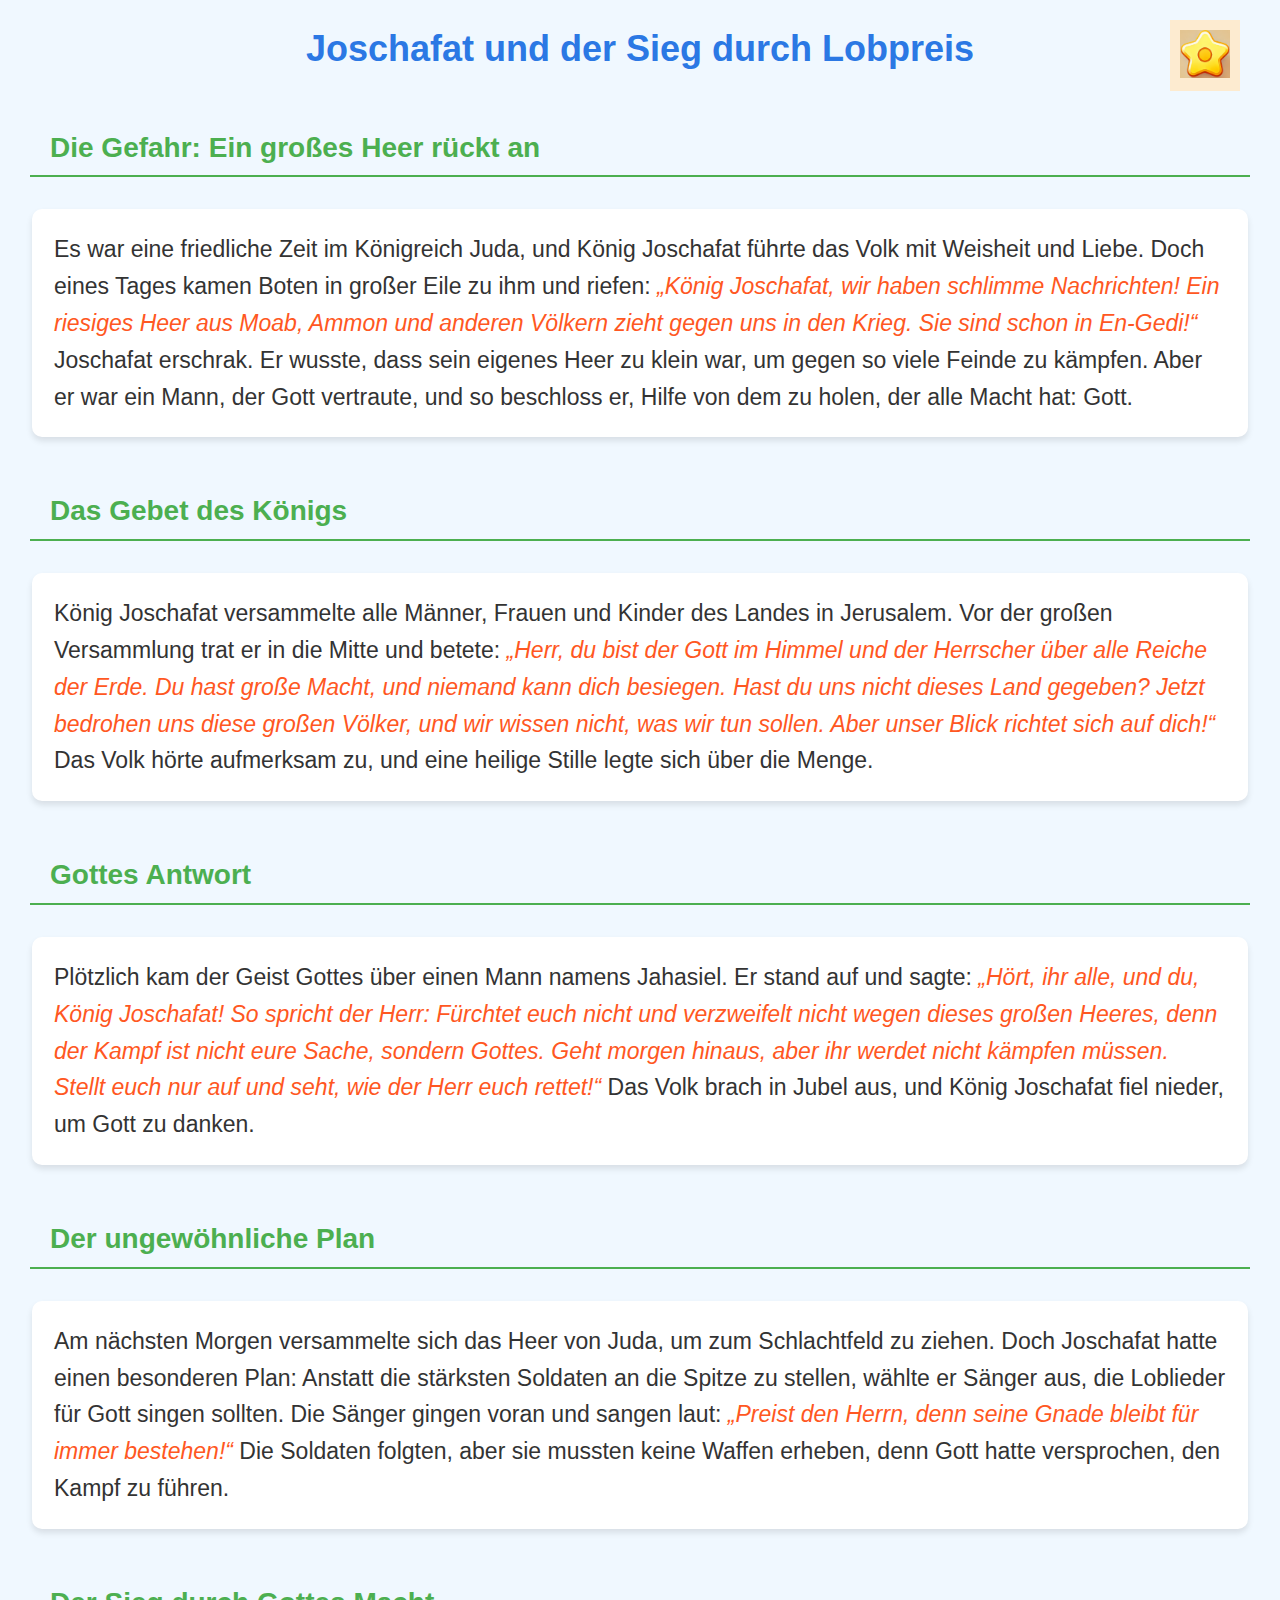
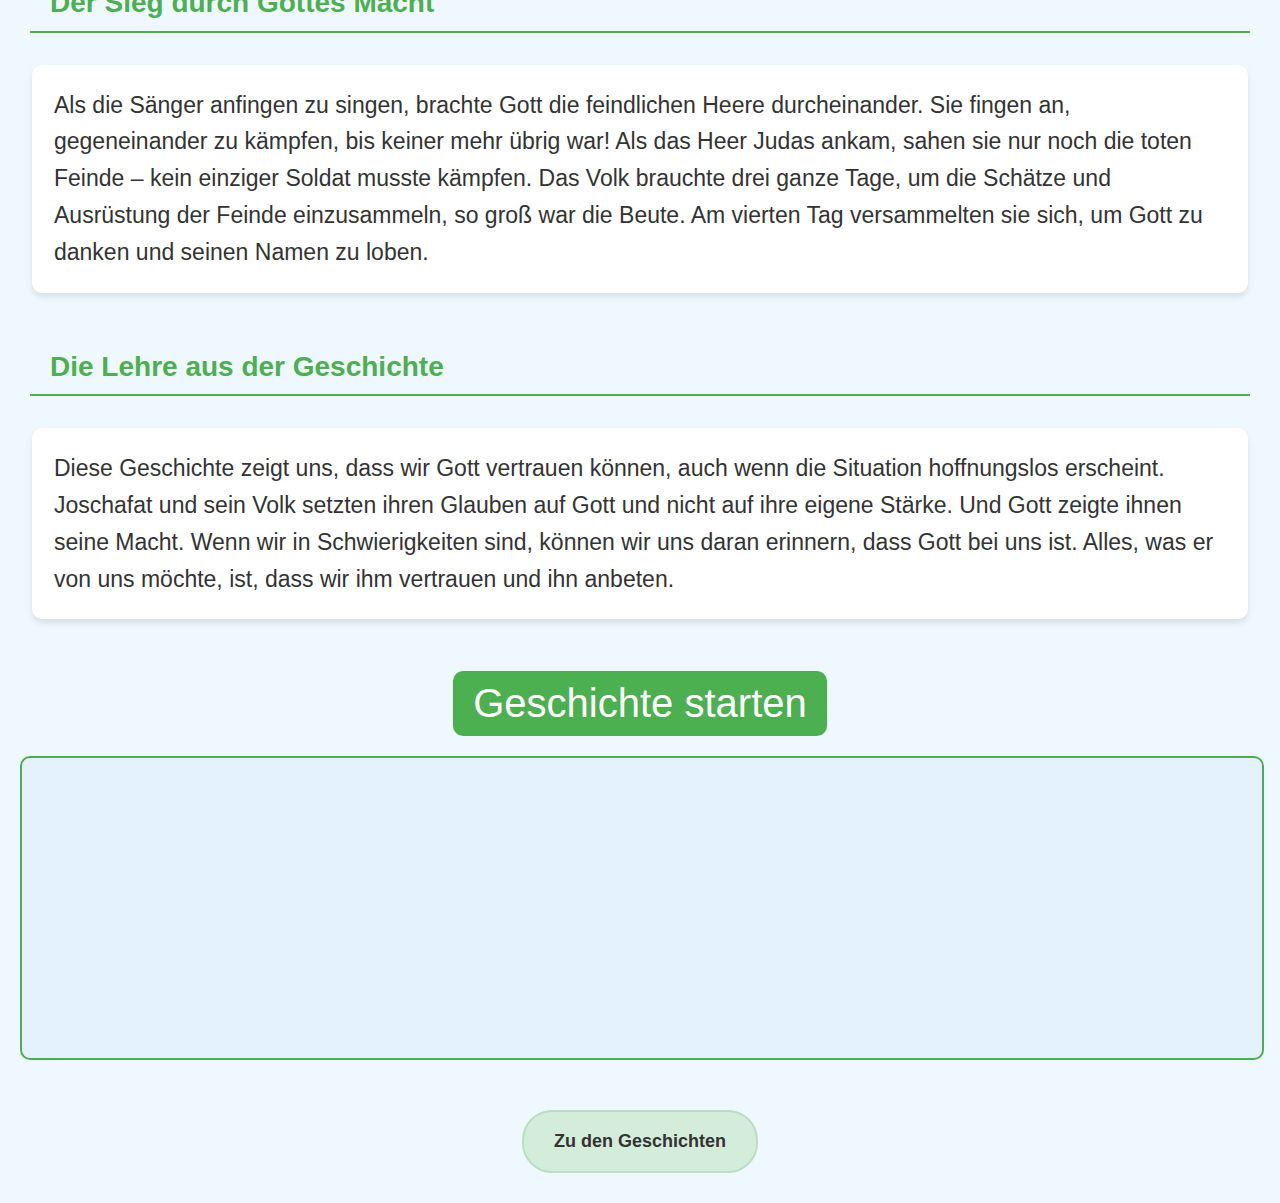
<file: Alt/alt5.html>
<!DOCTYPE html>
<html lang="de">
<head>
    <meta charset="UTF-8">
    <meta name="viewport" content="width=device-width, initial-scale=1.0">
    <title>Joschafat und der Sieg durch Lobpreis</title>
    <link rel="stylesheet" href="alt5.css">
</head>
<body>

    <div class="menu">
        <button class="menu-button">
            <img src="../Bilder/indexmenue.png" alt="Navigationsmenü">
        </button>
        <nav class="menu-dropdown">
            <ul>
                <li><a href="../index/index.html">Startseite</a></li>
                <li><a href="../Alt/übersicht.html">Altes Testament</a></li>
                <li><a href="#">Neues Testament</a></li>
                <li><a href="#">Hörbuch</a></li>
                <li><a href="#">Über uns</a></li>
            </ul>
        </nav>
    </div>

    <h1>Joschafat und der Sieg durch Lobpreis</h1>
    
    <h2>Die Gefahr: Ein großes Heer rückt an</h2>
    <p>
        Es war eine friedliche Zeit im Königreich Juda, und König Joschafat führte das Volk mit Weisheit und Liebe. 
        Doch eines Tages kamen Boten in großer Eile zu ihm und riefen: 
        <i>„König Joschafat, wir haben schlimme Nachrichten! Ein riesiges Heer aus Moab, Ammon und anderen Völkern zieht gegen uns in den Krieg. Sie sind schon in En-Gedi!“</i>  
        Joschafat erschrak. Er wusste, dass sein eigenes Heer zu klein war, um gegen so viele Feinde zu kämpfen. Aber er war ein Mann, der Gott vertraute, und so beschloss er, Hilfe von dem zu holen, der alle Macht hat: Gott.
    </p>

    <h2>Das Gebet des Königs</h2>
    <p>
        König Joschafat versammelte alle Männer, Frauen und Kinder des Landes in Jerusalem. Vor der großen Versammlung trat er in die Mitte und betete:  
        <i>„Herr, du bist der Gott im Himmel und der Herrscher über alle Reiche der Erde. Du hast große Macht, und niemand kann dich besiegen. Hast du uns nicht dieses Land gegeben? Jetzt bedrohen uns diese großen Völker, und wir wissen nicht, was wir tun sollen. Aber unser Blick richtet sich auf dich!“</i>  
        Das Volk hörte aufmerksam zu, und eine heilige Stille legte sich über die Menge.
    </p>

    <h2>Gottes Antwort</h2>
    <p>
        Plötzlich kam der Geist Gottes über einen Mann namens Jahasiel. Er stand auf und sagte:  
        <i>„Hört, ihr alle, und du, König Joschafat! So spricht der Herr: Fürchtet euch nicht und verzweifelt nicht wegen dieses großen Heeres, denn der Kampf ist nicht eure Sache, sondern Gottes. Geht morgen hinaus, aber ihr werdet nicht kämpfen müssen. Stellt euch nur auf und seht, wie der Herr euch rettet!“</i>  
        Das Volk brach in Jubel aus, und König Joschafat fiel nieder, um Gott zu danken.
    </p>

    <h2>Der ungewöhnliche Plan</h2>
    <p>
        Am nächsten Morgen versammelte sich das Heer von Juda, um zum Schlachtfeld zu ziehen. Doch Joschafat hatte einen besonderen Plan:  
        Anstatt die stärksten Soldaten an die Spitze zu stellen, wählte er Sänger aus, die Loblieder für Gott singen sollten. Die Sänger gingen voran und sangen laut:  
        <i>„Preist den Herrn, denn seine Gnade bleibt für immer bestehen!“</i>  
        Die Soldaten folgten, aber sie mussten keine Waffen erheben, denn Gott hatte versprochen, den Kampf zu führen.
    </p>

    <h2>Der Sieg durch Gottes Macht</h2>
    <p>
        Als die Sänger anfingen zu singen, brachte Gott die feindlichen Heere durcheinander. Sie fingen an, gegeneinander zu kämpfen, bis keiner mehr übrig war! Als das Heer Judas ankam, sahen sie nur noch die toten Feinde – kein einziger Soldat musste kämpfen.  
        Das Volk brauchte drei ganze Tage, um die Schätze und Ausrüstung der Feinde einzusammeln, so groß war die Beute. Am vierten Tag versammelten sie sich, um Gott zu danken und seinen Namen zu loben.
    </p>

    <h2>Die Lehre aus der Geschichte</h2>
    <p>
        Diese Geschichte zeigt uns, dass wir Gott vertrauen können, auch wenn die Situation hoffnungslos erscheint. Joschafat und sein Volk setzten ihren Glauben auf Gott und nicht auf ihre eigene Stärke. Und Gott zeigte ihnen seine Macht.  
        Wenn wir in Schwierigkeiten sind, können wir uns daran erinnern, dass Gott bei uns ist. Alles, was er von uns möchte, ist, dass wir ihm vertrauen und ihn anbeten.
    </p>

    <div class="animation-container">
        <button id="start-animation">Geschichte starten</button>
        <div class="animation-scene hidden">
            <div class="character king">König Joschafat</div>
            <div class="character army">Feindliches Heer</div>
            <div class="character singers">Sänger</div>
            <div class="character victory hidden">Gottes Sieg!</div>
        </div>
    </div>

    <div class="rahmen-link">
        <a href="übersicht.html" class="link-zu-geschichten">Zu den Geschichten</a>
    </div>

    <script src="alt5.js"></script>
</body>
</html>
</file>
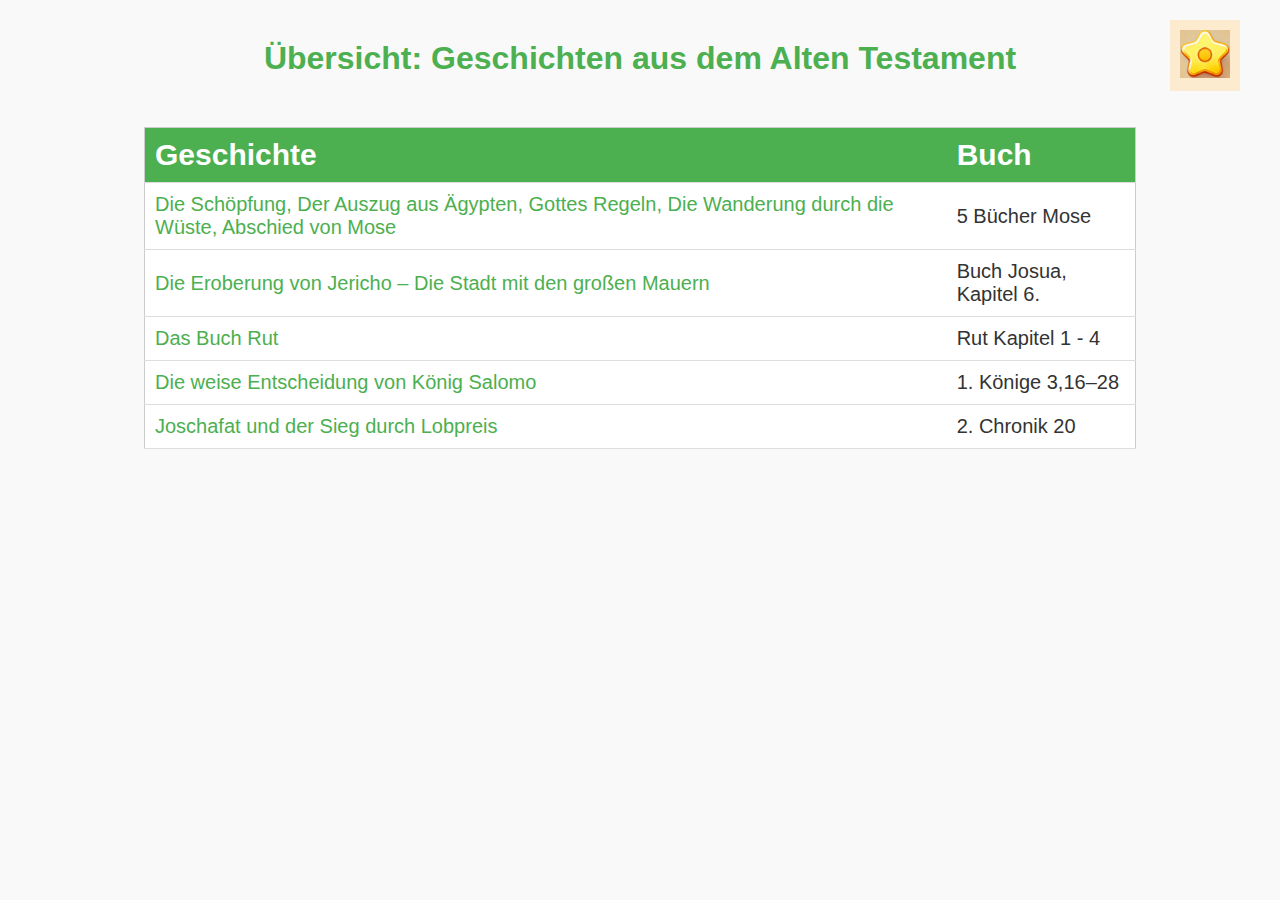
<file: Alt/übersicht.html>
<!DOCTYPE html>
<html lang="de">
<head>
    <meta charset="UTF-8">
    <meta name="viewport" content="width=device-width, initial-scale=1.0">
    <title>Übersicht altes Testament</title>
    <link rel="stylesheet" href="übersicht.css">
</head>
<body>

    <div class="menu">
        <button class="menu-button">
            <img src="../Bilder/indexmenue.png" alt="Navigationsmenü">
        </button>
        <nav class="menu-dropdown">
            <ul>
                <li><a href="../index/index.html">Startseite</a></li>
                <li><a href="../Alt/übersicht.html">Altes Testament</a></li>
                <li><a href="#">Neues Testament</a></li>
                <li><a href="#">Hörbuch</a></li>
                <li><a href="#">Über uns</a></li>
            </ul>
        </nav>
    </div>

    <h1>Übersicht: Geschichten aus dem Alten Testament</h1>
    <table>
        <thead>
            <tr>
                <th>Geschichte</th>
                <th>Buch</th>
            </tr>
        </thead>
        <tbody>
            <tr>
                <td><a href="alt1.html">Die Schöpfung, Der Auszug aus Ägypten, Gottes Regeln, Die Wanderung durch die Wüste, Abschied von Mose</a></td>
                <td>5 Bücher Mose</td>
            </tr>
            <tr>
                <td><a href="../Alt/alt2.html">Die Eroberung von Jericho – Die Stadt mit den großen Mauern</a></td>
                <td>Buch Josua, Kapitel 6.</td>
            </tr>
            <tr>
                <td><a href="../Alt/alt3.html">Das Buch Rut</a></td>
                <td>Rut Kapitel 1 - 4</td>
            </tr>
            <tr>
                <td><a href="../Alt/alt4.html">Die weise Entscheidung von König Salomo</a></td>
                <td>1. Könige 3,16–28</td>
            </tr>
            <tr>
                <td><a href="../Alt/alt5.html">Joschafat und der Sieg durch Lobpreis</a></td>
                <td>2. Chronik 20</td>
            </tr>
        </tbody>
    </table>
</body>
</html>
</file>
<file: index/index.css>
/* styles.css */
body {
    font-family: Arial, sans-serif;
    margin: 0;
    padding: 0;
    background-color: #FDEBD0;
}

h1 {
    font-size: 60px;
    text-align: center; /* Bleibt, da h1 ohnehin zentriert war */
}

h2 {
    font-size: 25px;
    text-align: center;
    margin-top: 0px;
}

/* Header Styling */
.header {
    display: flex;
    flex-direction: column;
    justify-content: center;
    align-items: center;
    background-color: #FDEBD0;
    padding: 20px;
    box-shadow: 0 4px 8px rgba(0, 0, 0, 0.1);
}

.logo-title {
    display: flex;
    align-items: center;
    justify-content: center;
}

.logo {
    width: 90px;
    height: auto;
    margin-right: 20px;
}

.title {
    font-size: 70px;
    font-weight: bold;
    color: #333;
    text-shadow: 2px 2px 4px rgba(0, 0, 0, 0.2);
    margin: 0;
    display: flex;
    align-items: center;
}

.menu {
    position: absolute;
    top: 20px;
    right: 40px;
}

.menu-button {
    background-color: #FDEBD0;
    border: none;
    cursor: pointer;
    padding: 10px;
}

.menu-button img {
    width: 50px;
    height: auto;
}

.menu-dropdown {
    display: none;
    position: absolute;
    top: 60px;
    right: 0;
    background-color: white;
    box-shadow: 0 4px 8px rgba(0, 0, 0, 0.2);
    border-radius: 8px;
    overflow: hidden;
}

.menu-dropdown ul {
    list-style: none;
    margin: 0;
    padding: 0;
}

.menu-dropdown li {
    border-bottom: 1px solid #ccc;
}

.menu-dropdown li:last-child {
    border-bottom: none;
}

.menu-dropdown a {
    display: block;
    padding: 10px 20px;
    font-size: 20px;
    text-decoration: none;
    color: #333;
    transition: background-color 0,3s;
}

.menu-dropdown a:hover {
    background-color: #f0f0f0;  
}

a:hover {
    text-decoration: underline;
}

/* Dropdown Visibility Toggle */
.menu-button:hover + .menu-dropdown,
.menu-dropdown:hover {
    display: block;
}

.testament-container {
    display: flex;
    justify-content: center;
    gap: 50px;
    margin-top: 30px;
}

.testament {
    text-align: center;
}

.testament-link {
    text-decoration: none; /* Standardmäßig keine Unterstreichung */
    color: inherit;
}

.testament img {
    width: 500px; /* Optimale Größe für Startseite */
    height: auto;
    border-radius: 10px; /* Für sanftere Kanten */
    box-shadow: 0 4px 8px rgba(0, 0, 0, 0.2);
}

.testament-link h3 {
    font-size: 30px;
    max-width: 500px;
    margin: 10px auto;
    text-align: center;
    word-wrap: break-word;
}

.testament-link:hover h3 {
    text-decoration: underline; /* Unterstreichung bei Hover */
}
</file>
<file: Alt/alt.css>
/* Allgemeines Styling */
body {
    font-family: 'Poppins', Arial, sans-serif;
    line-height: 1.6;
    margin: 30px;
    background-color: #f0f8ff; /* Sanftes Blau */
    color: #333;
    box-sizing: border-box;
}

.menu {
    position: absolute;
    top: 20px;
    right: 40px;
}

.menu-button {
    background-color: #FDEBD0;
    border: none;
    cursor: pointer;
    padding: 10px;
}

.menu-button img {
    width: 50px;
    height: auto;
}

.menu-dropdown {
    display: none;
    position: absolute;
    top: 60px;
    right: 0;
    background-color: white;
    box-shadow: 0 4px 8px rgba(0, 0, 0, 0.2);
    border-radius: 8px;
    overflow: hidden;
}

.menu-dropdown ul {
    list-style: none;
    margin: 0;
    padding: 0;
}

.menu-dropdown li {
    border-bottom: 1px solid #ccc;
}

.menu-dropdown li:last-child {
    border-bottom: none;
}

.menu-dropdown a {
    display: block;
    padding: 10px 20px;
    font-size: 20px;
    text-decoration: none;
    color: #333;
    transition: background-color 0,3s;
}

.menu-dropdown a:hover {
    background-color: #f0f0f0;
}

a:hover {
    text-decoration: underline;
}


/* Dropdown Visibility Toggle */
.menu-button:hover + .menu-dropdown,
.menu-dropdown:hover {
    display: block;
}

/* Hauptüberschrift */
h1 {
    color: #2c3e50;
    text-align: center;
    font-size: 40px;
    margin-bottom: 20px;
    font-weight: 600;
    margin-bottom: 50px;
}

/* Kapitelüberschriften */
h2 {
    color: #34495e;
    margin-top: 20px;
    font-size: 30px;
    font-weight: 600;
    margin: 30px 100px;
}

/* Textabsätze */
p {
    margin: 10px 100px;
    text-align: justify;
    font-size: 25px;
}

.menu-custom {
    right: 500px; /* Verschiebt das Menü 500px vom rechten Rand */
}

/* Hervorgehobener Text */
b {
    color: #2980b9;
}

/* Layout für Text und Bilder */
.section {
    display: flex;
    align-items: flex-start;
    gap: 20px; /* Abstand zwischen Text und Bild */
    margin-bottom: 30px; /* Abstand zwischen Abschnitten */
    padding-right: 20px; /* Abstand von der rechten Seite */
}

.section img {
    max-width: 40%; /* Bilder nehmen 40% der Breite */
    height: auto;
    border-radius: 10px; /* Abgerundete Ecken */
    box-shadow: 0 4px 8px rgba(0, 0, 0, 0.1); /* Weicher Schatten */
}

.section .content {
    flex: 1; /* Text füllt den Rest der Breite */
}

.text-mit-bild {
    background-image: url('../Bilder/alt2Eroberung.webp');
    background-size: cover; /* Passt das Bild an den Bereich an */
    background-position: center; /* Zentriert das Bild */
    background-repeat: no-repeat; /* Verhindert Wiederholung des Bildes */
    height: auto; /* Höhe passt sich an den Inhalt an */
    padding: 20px; /* Innenabstand für die Texte */
    color: rgb(8, 41, 60); /* Textfarbe für bessere Lesbarkeit */
    font-size: 18px; /* Angemessene Schriftgröße */
    display: block; /* Sicherstellen, dass der Text untereinander steht */

}

.text-mit-bild p {
    margin: 10px 100; /* Abstand zwischen den Textabsätzen */
}

.text-mit-bild2 {
    background-image: url('../Bilder/alt2sonnenstillstand.webp');
    background-size: cover; /* Passt das Bild an den Bereich an */
    background-position: center; /* Zentriert das Bild */
    background-repeat: no-repeat; /* Verhindert Wiederholung des Bildes */
    height: auto; /* Höhe passt sich an den Inhalt an */
    padding: 20px; /* Innenabstand für die Texte */
    color: rgb(8, 41, 60); /* Textfarbe für bessere Lesbarkeit */
    font-size: 18px; /* Angemessene Schriftgröße */
    display: block; /* Sicherstellen, dass der Text untereinander steht */
}

.text-mit-bild2 p {
    margin: 10px 100; /* Abstand zwischen den Textabsätzen */
}


/* Stil für den umrahmten Link */
.rahmen-link {
    display: flex;
    justify-content: center; /* Zentriert den Text horizontal */
    align-items: center; /* Zentriert den Text vertikal */
    margin: 30px auto; /* Abstand von oben und unten */
}

.link-zu-geschichten {
    display: inline-block;
    padding: 15px 30px; /* Innenabstand des Rahmens */
    text-decoration: none; /* Entfernt die Unterstreichung des Links */
    color: #333333; /* Sanftes Schwarz für die Schrift */
    background-color: #d4edda; /* Sanftes Grün */
    border: 2px solid #b8dfc2; /* Rahmen in einem dezenten Grün */
    border-radius: 30px; /* Abgerundete Ecken */
    font-size: 18px; /* Schriftgröße */
    font-weight: bold; /* Fettgedruckte Schrift */
    text-align: center; /* Zentrierter Text */
    transition: background-color 0.3s ease; /* Weicher Übergang beim Hover */
}

.link-zu-geschichten:hover {
    background-color: #f9c74f; /* Goldener Hintergrund bei Hover */
}

.rutueberschrift {
    display: flex;
    align-items: center; /* Vertikale Zentrierung */
    justify-content: center; /* Horizontale Zentrierung */
    gap: 50px; /* Abstand zwischen der H1 und dem Bild */
}

.rutueberschrift h1 {
    margin: 0; /* Entfernt zusätzlichen Abstand */
    text-align: center; /* Zentriert den Text */
}

.rutueberschrift img {
    width: 100px;
    height: auto;
    border-radius: 50px; /* Abgerundete Ecken */
}

.fixed-image {
    position: fixed; /* Fixiert das Bild an einer bestimmten Position */
    top: 140px; /* Abstand von oben */
    right: 20px; /* Abstand vom rechten Rand */
    width: 400px; /* Breite des Bildes */
    height: auto; /* Automatische Anpassung der Höhe */
    border-radius: 20px; /* Optional: Abgerundete Ecken */
}
.alt3class {
    padding-right: 400px;
}

.image-slider {
    position: fixed;
    top: 0;
    left: 0;
    width: 100%;
    height: 300px; /* Feste Höhe des Sliders */
    overflow: hidden;
    z-index: 1000;
    background-color: #000; /* Hintergrundfarbe als Fallback */
}

.slider-image {
    position: absolute;
    top: 0;
    left: 50%; /* Zentriert das Bild horizontal */
    transform: translateX(-50%); /* Korrektur der Zentrierung */
    width: 80%; /* Breite des Bildes auf 80% */
    height: 300px; /* Fixierte Höhe */
    object-fit: contain; /* Bild bleibt innerhalb der fixierten Höhe */
    opacity: 0;
    transition: opacity 1s ease-in-out;
}

.slider-image.active {
    opacity: 1;
}

.alt4class {
    margin-top: 400px; 
}
</file>
<file: Alt/alt5.css>
body {
    font-family: 'Poppins', sans-serif;
    background-color: #f0f8ff; /* Helles Blau für den Hintergrund */
    color: #333; /* Dunkles Grau für den Text */
    line-height: 1.6; /* Lesbarkeit erhöhen */
    margin: 0;
    padding: 0;
}

h1 {
    text-align: center;
    color: #2b78e4; /* Fröhliches Blau für die Hauptüberschrift */
    font-size: 36px;
    margin-top: 20px;
}

h2 {
    margin: 30px;
    padding: 20px;
    color: #4caf50; /* Sanftes Grün für Unterüberschriften */
    font-size: 28px;
    margin-top: 28px;
    border-bottom: 2px solid #4caf50;
    padding-bottom: 5px;
}

p {
    font-size: 23px;
    margin: 32px;
    padding: 22px;
    background-color: #ffffff; /* Weißer Hintergrund für Absätze */
    border-radius: 10px; /* Abgerundete Kanten */
    box-shadow: 0 4px 6px rgba(0, 0, 0, 0.1); /* Sanfter Schatten */
}

i {
    color: #ff5722; /* Betonung in Orange für wörtliche Rede */
    font-style: italic;
}

.menu {
    position: absolute;
    top: 20px;
    right: 40px;
}

.menu-button {
    background-color: #FDEBD0;
    border: none;
    cursor: pointer;
    padding: 10px;
}

.menu-button img {
    width: 50px;
    height: auto;
}

.menu-dropdown {
    display: none;
    position: absolute;
    top: 60px;
    right: 0;
    background-color: white;
    box-shadow: 0 4px 8px rgba(0, 0, 0, 0.2);
    border-radius: 8px;
    overflow: hidden;
}

.menu-dropdown ul {
    list-style: none;
    margin: 0;
    padding: 0;
}

.menu-dropdown li {
    border-bottom: 1px solid #ccc;
}

.menu-dropdown li:last-child {
    border-bottom: none;
}

.menu-dropdown a {
    display: block;
    padding: 10px 20px;
    font-size: 20px;
    text-decoration: none;
    color: #333;
    transition: background-color 0,3s;
}

.menu-dropdown a:hover {
    background-color: #f0f0f0;
}

a:hover {
    text-decoration: underline;
}


/* Dropdown Visibility Toggle */
.menu-button:hover + .menu-dropdown,
.menu-dropdown:hover {
    display: block;
}

.animation-container {
    text-align: center;
    padding: 20px;
    background-color: #f0f8ff;
}

#start-animation {
    padding: 10px 20px;
    font-size: 40px;
    background-color: #4caf50;
    color: white;
    border: none;
    border-radius: 10px;
    cursor: pointer;
    transition: background-color 0.3s;
}

#start-animation:hover {
    background-color: #388e3c;
}

.animation-scene {
    position: relative;
    width: 100%;
    height: 300px;
    margin-top: 20px;
    background-color: #e3f2fd;
    border: 2px solid #4caf50;
    border-radius: 10px;
    overflow: hidden;
}

.character {
    position: absolute;
    bottom: 20px;
    font-size: 40px;
    padding: 10px 15px;
    color: white;
    border-radius: 5px;
    text-align: center;
    transition: transform 1s, opacity 1s;
}

.king {
    background-color: #ff9800;
    left: 10%;
    transform: translateX(-150%);
}

.army {
    background-color: #f44336;
    right: 10%;
    transform: translateX(150%);
}

.singers {
    background-color: #2196f3;
    left: 50%;
    transform: translateX(-50%) scale(0);
    opacity: 0;
}

.victory {
    background-color: #4caf50;
    top: 20px;
    left: 50%;
    transform: translateX(-50%);
    font-size: 24px;
    opacity: 0;
}

.hidden {
    display: none;
}

.victory {
    font-size: 70px;
}

/* Stil für den umrahmten Link */
.rahmen-link {
    display: flex;
    justify-content: center; /* Zentriert den Text horizontal */
    align-items: center; /* Zentriert den Text vertikal */
    margin: 30px auto; /* Abstand von oben und unten */
}

.link-zu-geschichten {
    display: inline-block;
    padding: 15px 30px; /* Innenabstand des Rahmens */
    text-decoration: none; /* Entfernt die Unterstreichung des Links */
    color: #333333; /* Sanftes Schwarz für die Schrift */
    background-color: #d4edda; /* Sanftes Grün */
    border: 2px solid #b8dfc2; /* Rahmen in einem dezenten Grün */
    border-radius: 30px; /* Abgerundete Ecken */
    font-size: 18px; /* Schriftgröße */
    font-weight: bold; /* Fettgedruckte Schrift */
    text-align: center; /* Zentrierter Text */
    transition: background-color 0.3s ease; /* Weicher Übergang beim Hover */
}

.link-zu-geschichten:hover {
    background-color: #f9c74f; /* Goldener Hintergrund bei Hover */
}
</file>
<file: Alt/übersicht.css>
body {
    font-family: Arial, sans-serif;
    margin: 20px;
    padding: 0;
    background-color: #f9f9f9;
    color: #333;
}

.menu {
    position: absolute;
    top: 20px;
    right: 40px;
}

.menu-button {
    background-color: #FDEBD0;
    border: none;
    cursor: pointer;
    padding: 10px;
}

.menu-button img {
    width: 50px;
    height: auto;
}

.menu-dropdown {
    display: none;
    position: absolute;
    top: 60px;
    right: 0;
    background-color: white;
    box-shadow: 0 4px 8px rgba(0, 0, 0, 0.2);
    border-radius: 8px;
    overflow: hidden;
}

.menu-dropdown ul {
    list-style: none;
    margin: 0;
    padding: 0;
}

.menu-dropdown li {
    border-bottom: 1px solid #ccc;
}

.menu-dropdown li:last-child {
    border-bottom: none;
}

.menu-dropdown a {
    display: block;
    padding: 10px 20px;
    font-size: 20px;
    text-decoration: none;
    color: #333;
    transition: background-color 0,3s;
}

.menu-dropdown a:hover {
    background-color: #f0f0f0;
}

/* Dropdown Visibility Toggle */
.menu-button:hover + .menu-dropdown,
.menu-dropdown:hover {
    display: block;
}

h1 {
    margin-top: 40px;
    text-align: center;
    color: #4CAF50;
}

table {
    width: 80%;
    margin: 50px auto;
    border-collapse: collapse;
    border: 1px solid #ccc;
    background-color: #fff;
}

th, td {
    font-size: 20px;
    padding: 10px;
    text-align: left;
    border-bottom: 1px solid #ddd;
}

th {
    background-color: #4CAF50;
    color: white;
    font-size: 30px !important;
}

tr:hover {
    background-color: #f1f1f1;
}

a {
    color: #4CAF50;
    text-decoration: none;
}

a:hover {
    text-decoration: underline;
}
</file>
